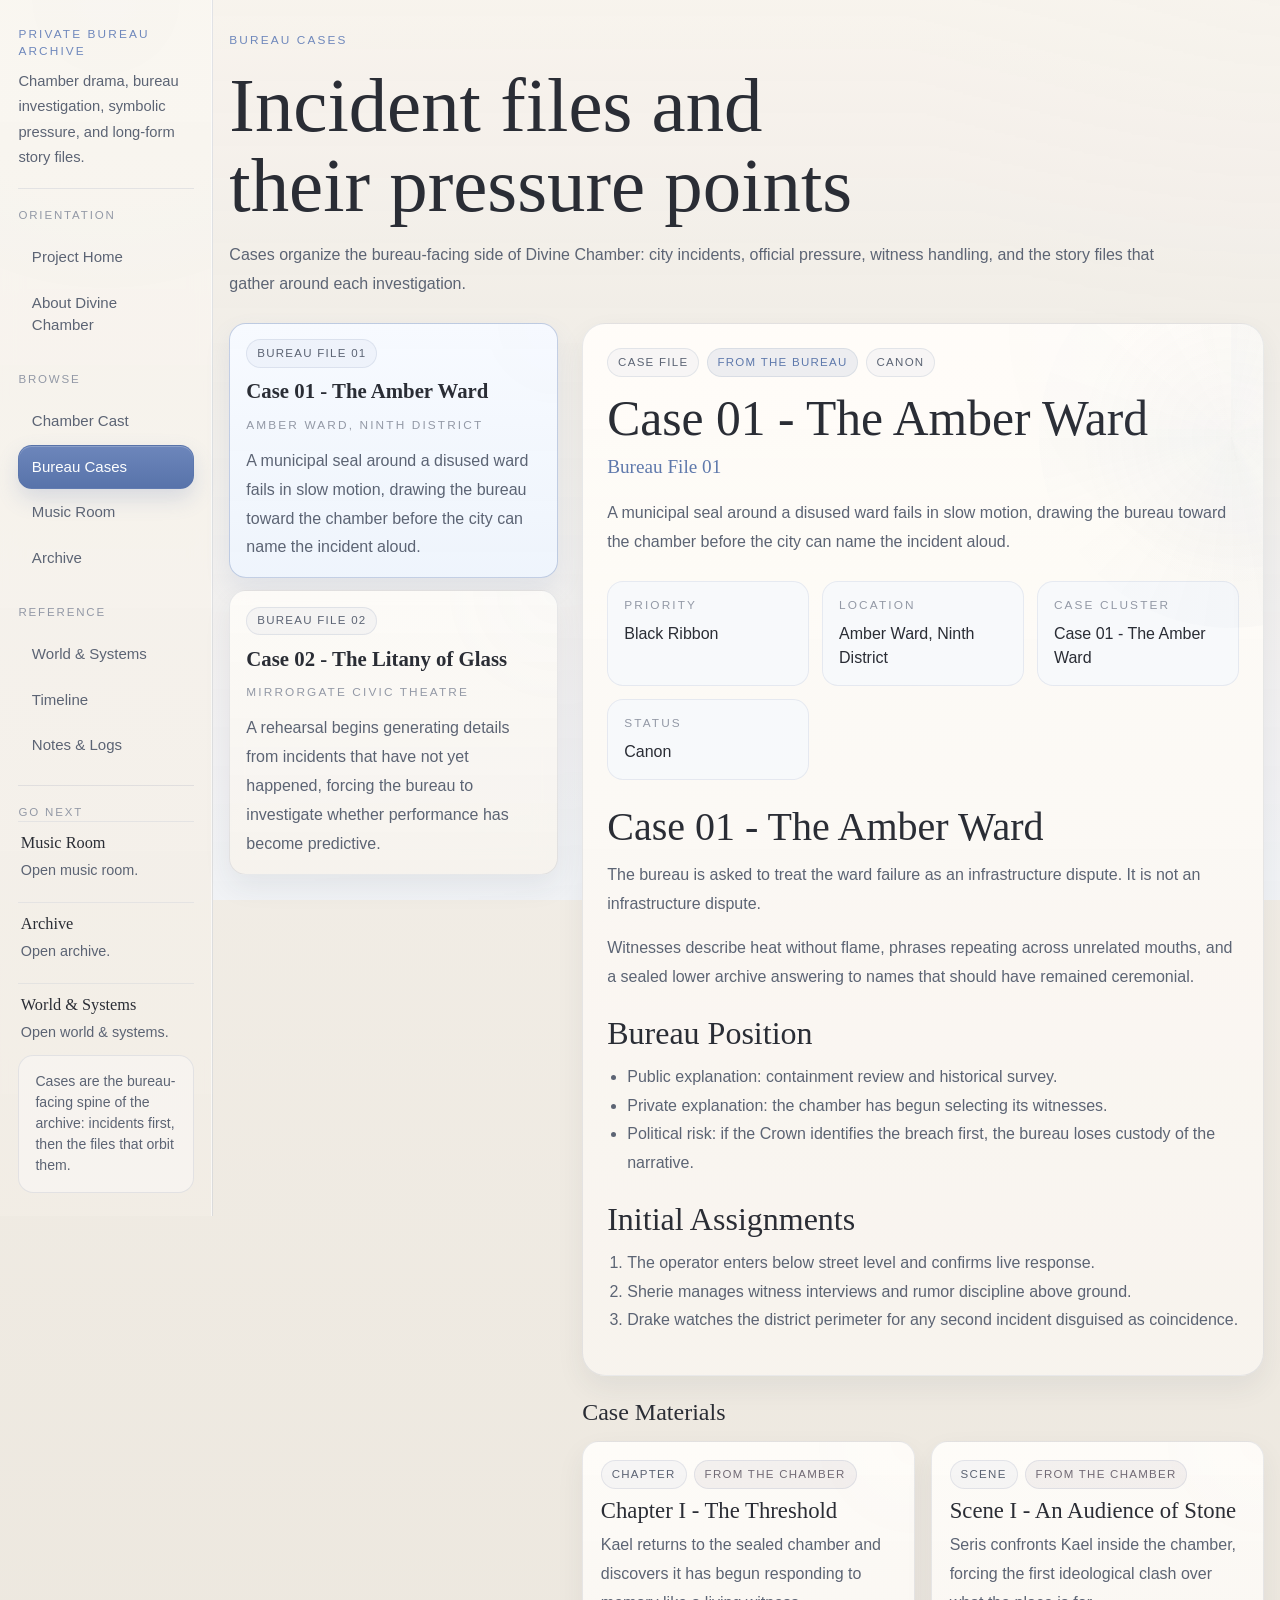
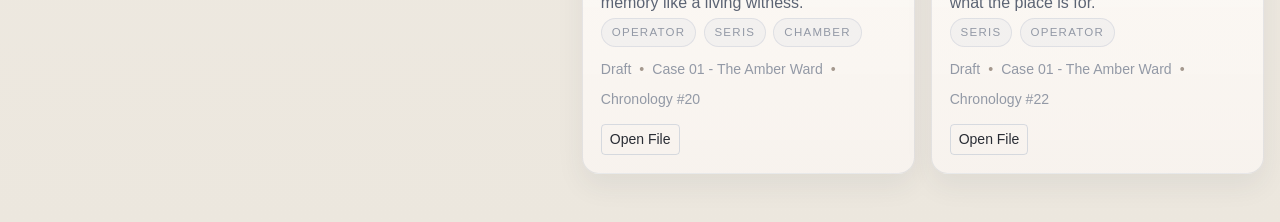
<file: cases.html>
<!doctype html>
<html lang="en" data-bs-theme="light">
  <head>
    <meta charset="UTF-8" />
    <meta name="viewport" content="width=device-width, initial-scale=1.0" />
    <title>Bureau Cases | Divine Chamber</title>
    <meta
      name="description"
      content="Bureau investigations and related file clusters for Divine Chamber."
    />
    <link
      href="https://cdn.jsdelivr.net/npm/bootstrap@5.3.8/dist/css/bootstrap.min.css"
      rel="stylesheet"
      integrity="sha384-sRIl4kxILFvY47J16cr9ZwB07vP4J8+LH7qKQnuqkuIAvNWLzeN8tE5YBujZqJLB"
      crossorigin="anonymous"
    />
    <link rel="stylesheet" href="styles.css" />
  </head>
  <body data-page="cases">
    <div id="mobile-shell"></div>

    <div class="container-fluid px-0 site-shell">
      <div class="row g-0">
        <aside class="col-lg-3 col-xl-2 d-none d-lg-block sidebar-column">
          <div id="sidebar-shell"></div>
        </aside>

        <main class="col-lg-9 col-xl-10 content-column">
          <div class="content-wrap">
            <section class="page-banner">
              <p class="page-kicker">Bureau Cases</p>
              <h1 class="page-title">Incident files and their pressure points</h1>
              <p class="page-copy banner-copy mt-3">
                Cases organize the bureau-facing side of Divine Chamber: city incidents,
                official pressure, witness handling, and the story files that gather around each investigation.
              </p>
            </section>

            <section class="page-section mt-4">
              <div class="row g-4">
                <div class="col-xl-4">
                  <div class="stack-list" id="case-roster"></div>
                </div>
                <div class="col-xl-8">
                  <div class="detail-panel" id="case-detail"></div>
                  <div class="related-section mt-4">
                    <div class="section-subheader">
                      <h2 class="subsection-title">Case Materials</h2>
                    </div>
                    <div class="entry-grid" id="case-related"></div>
                  </div>
                </div>
              </div>
            </section>
          </div>
        </main>
      </div>
    </div>

    <script
      src="https://cdn.jsdelivr.net/npm/bootstrap@5.3.8/dist/js/bootstrap.bundle.min.js"
      integrity="sha384-FKyoEForCGlyvwx9Hj09JcYn3nv7wiPVlz7YYwJrWVcXK/BmnVDxM+D2scQbITxI"
      crossorigin="anonymous"
    ></script>
    <script src="shell.js" defer></script>
    <script src="archive-core.js" defer></script>
    <script src="cases.js" defer></script>
  </body>
</html>
</file>
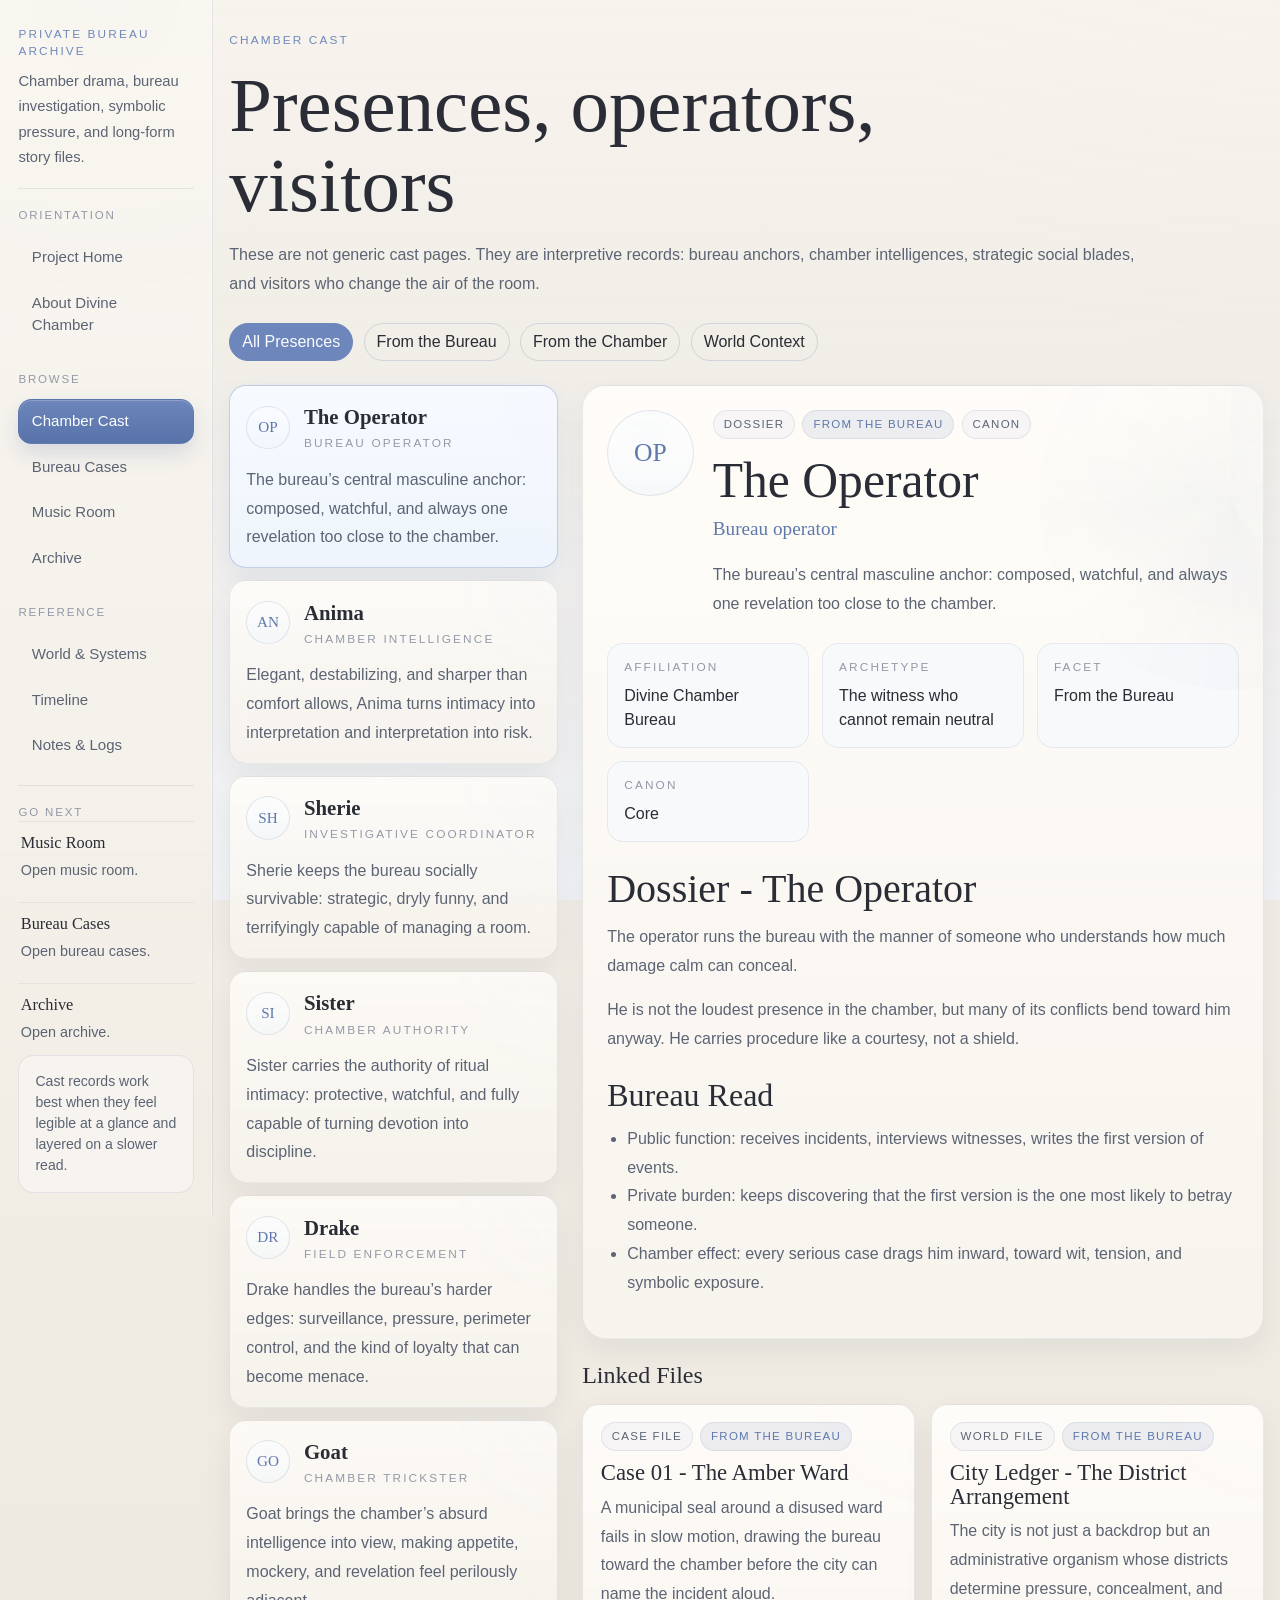
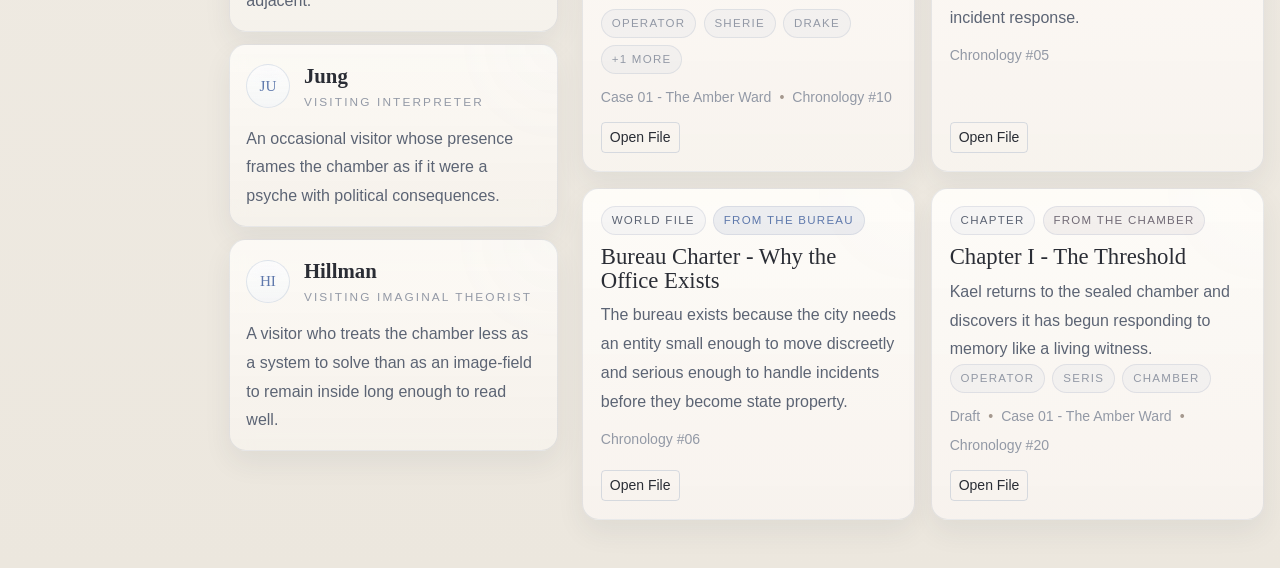
<file: characters.html>
<!doctype html>
<html lang="en" data-bs-theme="light">
  <head>
    <meta charset="UTF-8" />
    <meta name="viewport" content="width=device-width, initial-scale=1.0" />
    <title>Chamber Cast | Divine Chamber</title>
    <meta
      name="description"
      content="The chamber cast and bureau presences of Divine Chamber, presented as interpretive dossiers."
    />
    <link
      href="https://cdn.jsdelivr.net/npm/bootstrap@5.3.8/dist/css/bootstrap.min.css"
      rel="stylesheet"
      integrity="sha384-sRIl4kxILFvY47J16cr9ZwB07vP4J8+LH7qKQnuqkuIAvNWLzeN8tE5YBujZqJLB"
      crossorigin="anonymous"
    />
    <link rel="stylesheet" href="styles.css" />
  </head>
  <body data-page="cast">
    <div id="mobile-shell"></div>

    <div class="container-fluid px-0 site-shell">
      <div class="row g-0">
        <aside class="col-lg-3 col-xl-2 d-none d-lg-block sidebar-column">
          <div id="sidebar-shell"></div>
        </aside>

        <main class="col-lg-9 col-xl-10 content-column">
          <div class="content-wrap">
            <section class="page-banner">
              <p class="page-kicker">Chamber Cast</p>
              <h1 class="page-title">Presences, operators, visitors</h1>
              <p class="page-copy banner-copy mt-3">
                These are not generic cast pages. They are interpretive records: bureau anchors,
                chamber intelligences, strategic social blades, and visitors who change the air of the room.
              </p>
            </section>

            <section class="page-section mt-4">
              <div class="filter-row mb-4" id="cast-filters" aria-label="Filter cast by facet"></div>

              <div class="row g-4">
                <div class="col-xl-4">
                  <div class="stack-list" id="cast-roster"></div>
                </div>
                <div class="col-xl-8">
                  <div class="detail-panel" id="cast-detail"></div>
                  <div class="related-section mt-4">
                    <div class="section-subheader">
                      <h2 class="subsection-title">Linked Files</h2>
                    </div>
                    <div class="entry-grid" id="cast-related"></div>
                  </div>
                </div>
              </div>
            </section>
          </div>
        </main>
      </div>
    </div>

    <script
      src="https://cdn.jsdelivr.net/npm/bootstrap@5.3.8/dist/js/bootstrap.bundle.min.js"
      integrity="sha384-FKyoEForCGlyvwx9Hj09JcYn3nv7wiPVlz7YYwJrWVcXK/BmnVDxM+D2scQbITxI"
      crossorigin="anonymous"
    ></script>
    <script src="shell.js" defer></script>
    <script src="archive-core.js" defer></script>
    <script src="characters.js" defer></script>
  </body>
</html>
</file>
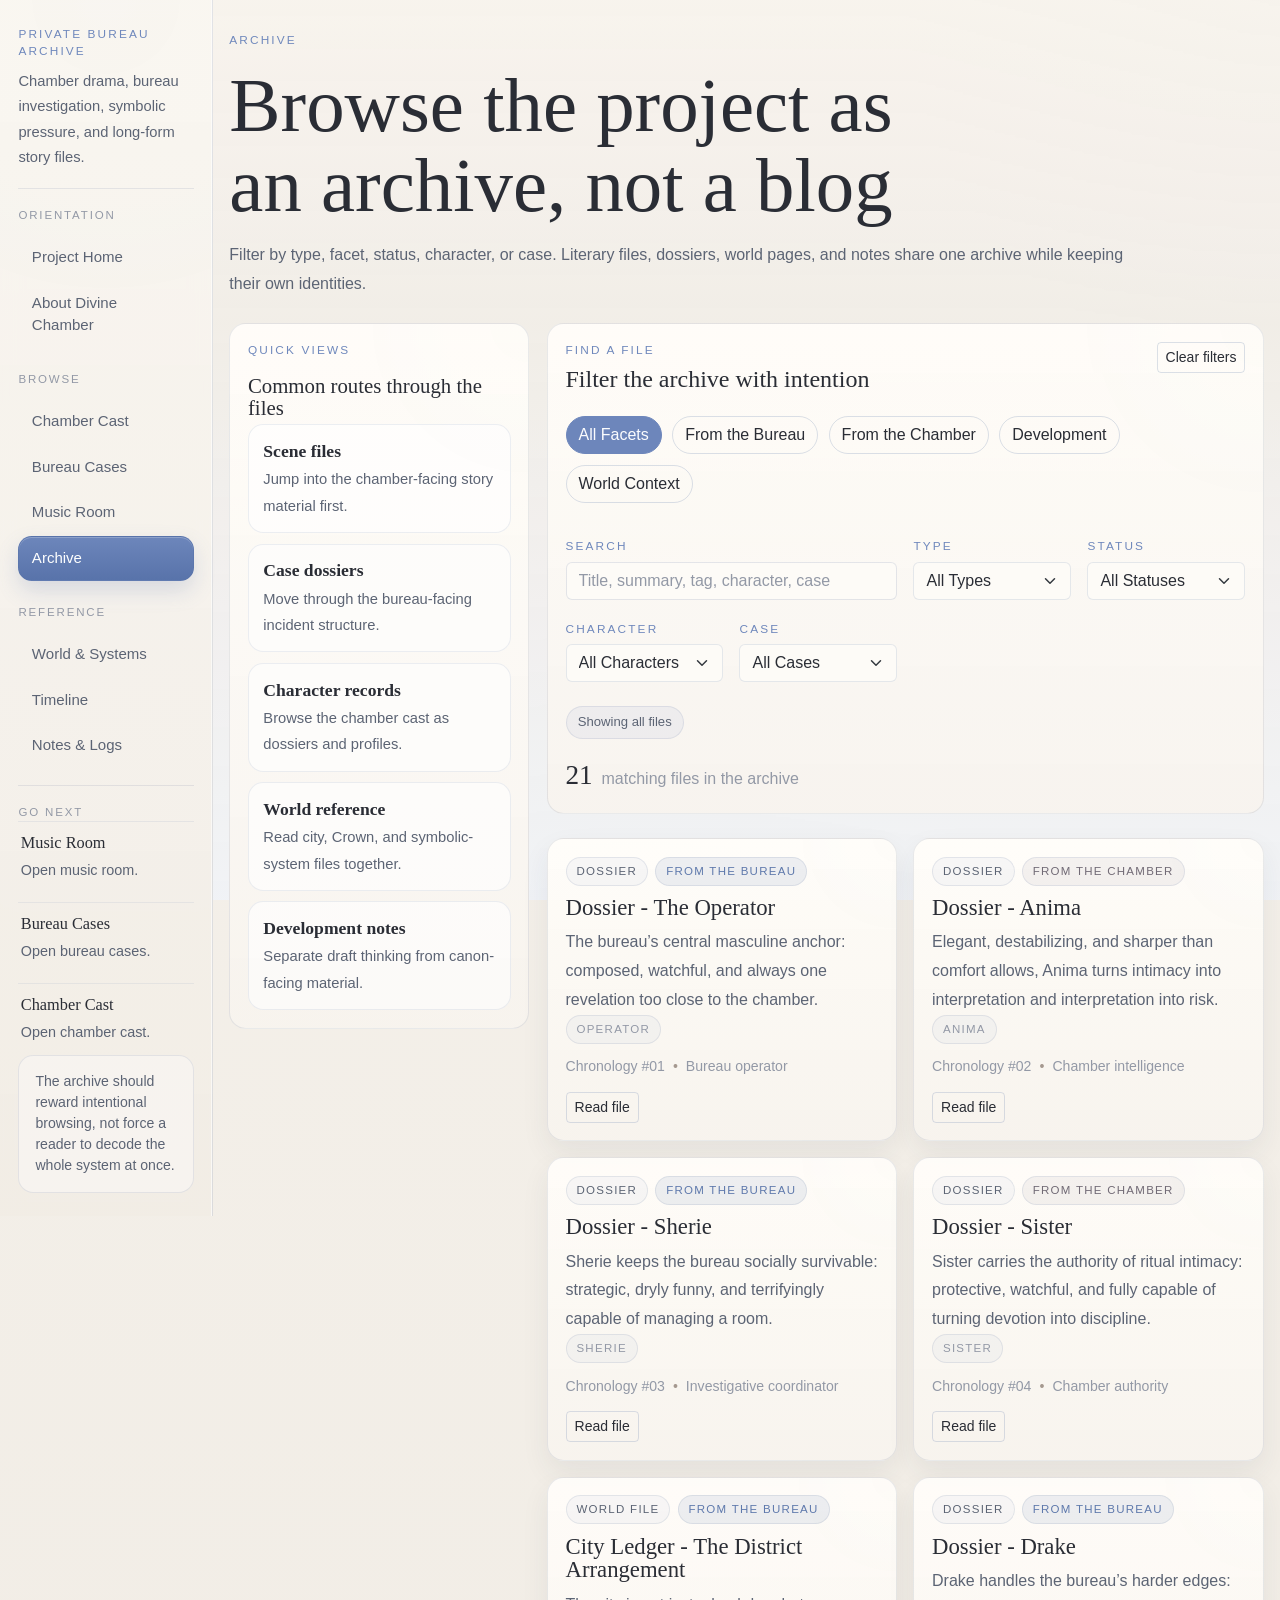
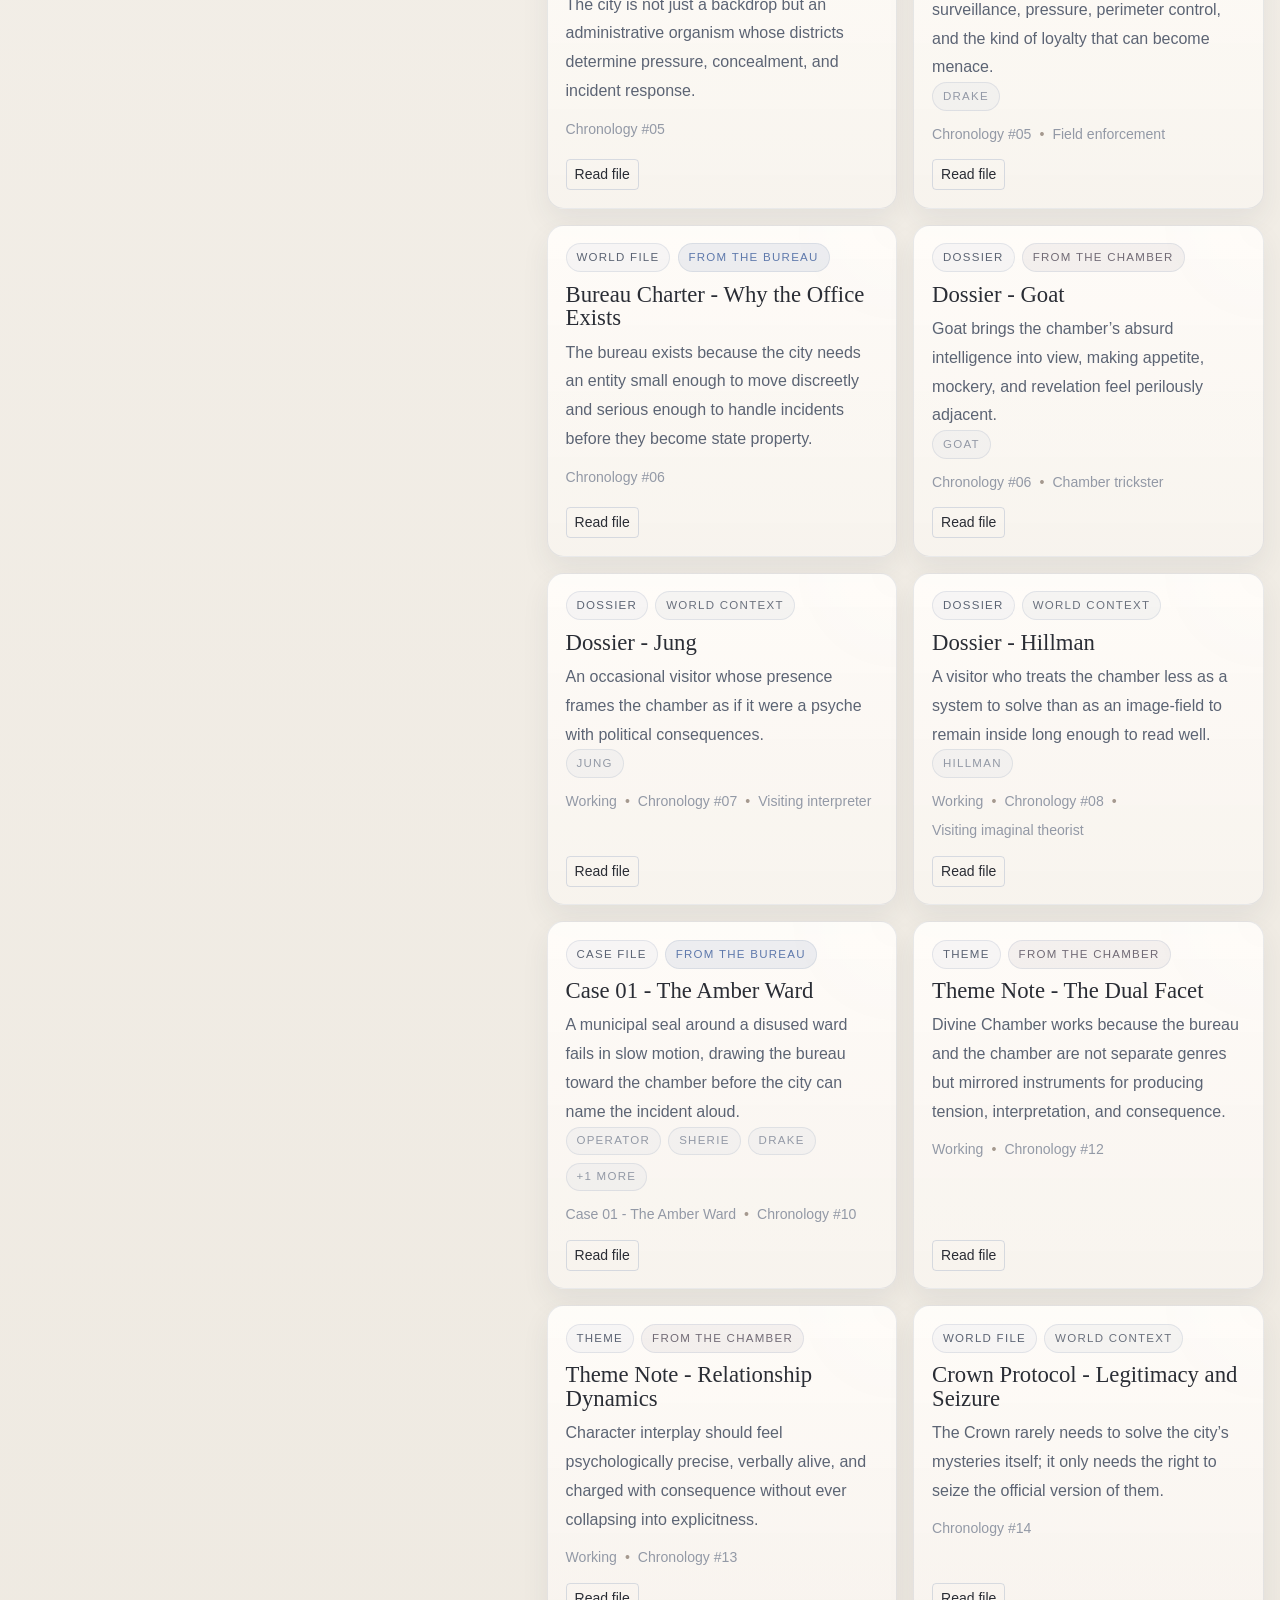
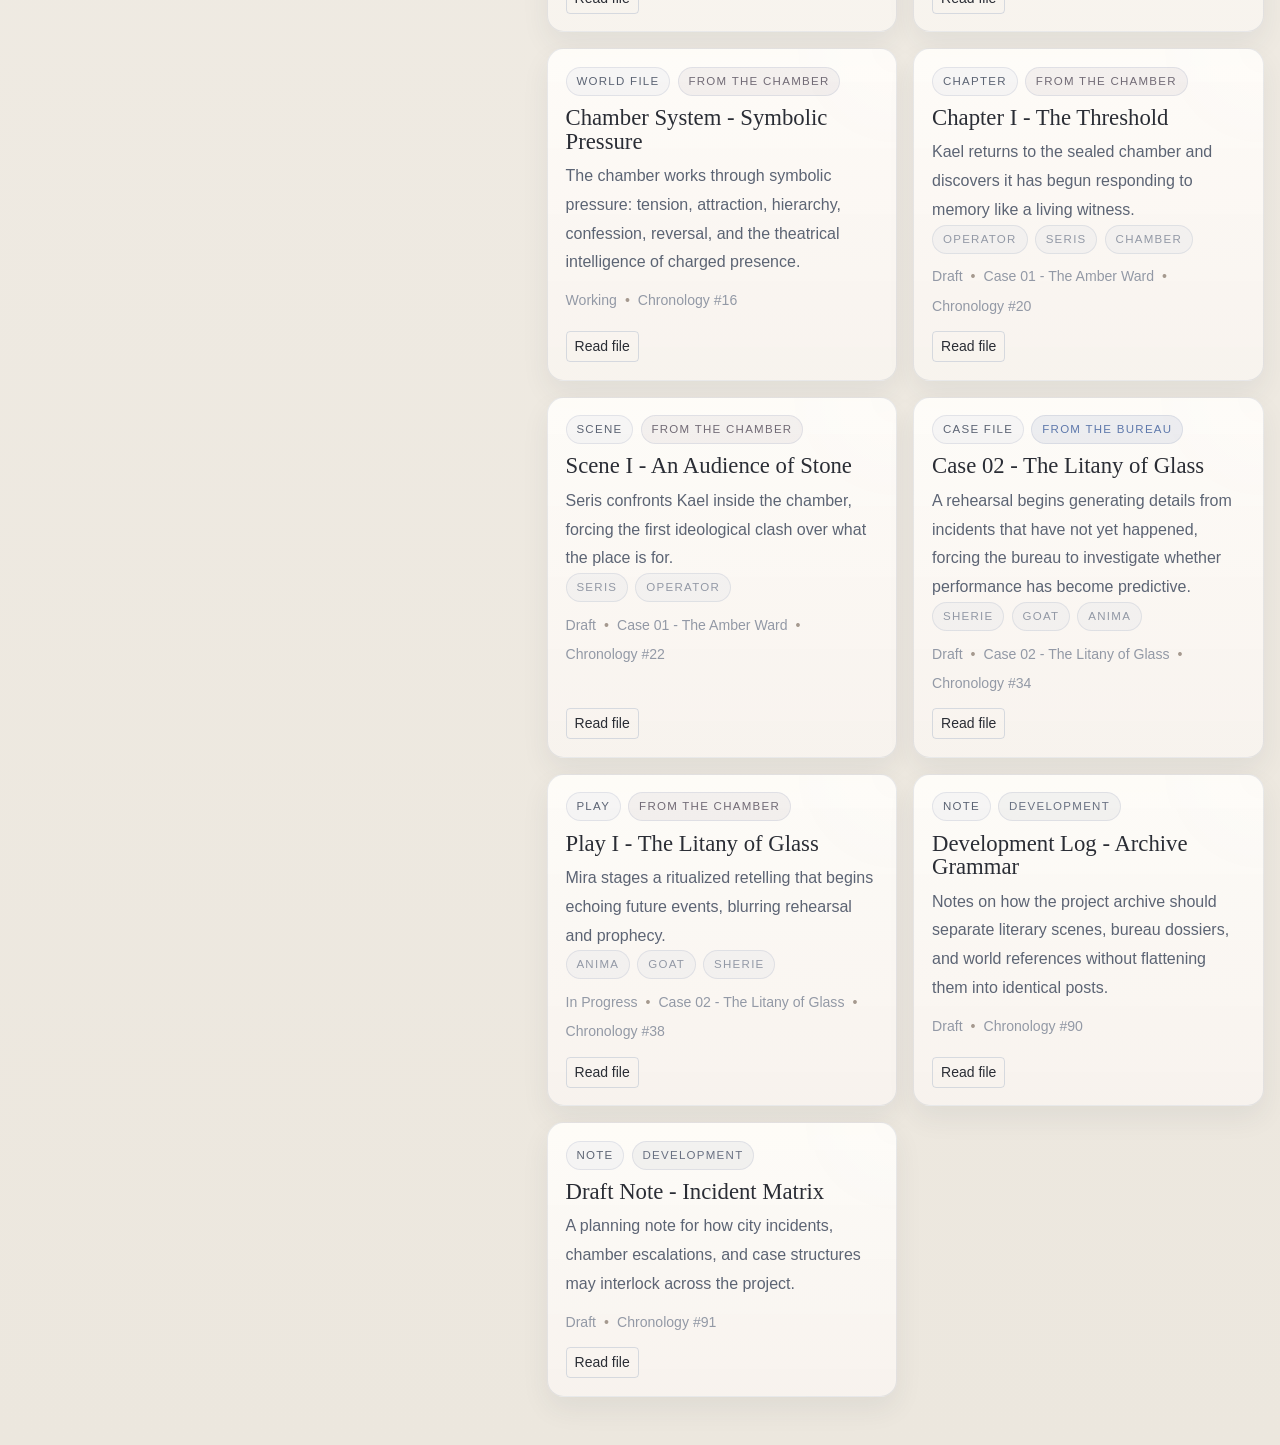
<file: library.html>
<!doctype html>
<html lang="en" data-bs-theme="light">
  <head>
    <meta charset="UTF-8" />
    <meta name="viewport" content="width=device-width, initial-scale=1.0" />
    <title>Archive | Divine Chamber</title>
    <meta
      name="description"
      content="Full archive browser for Divine Chamber with metadata filters and distinct content types."
    />
    <link
      href="https://cdn.jsdelivr.net/npm/bootstrap@5.3.8/dist/css/bootstrap.min.css"
      rel="stylesheet"
      integrity="sha384-sRIl4kxILFvY47J16cr9ZwB07vP4J8+LH7qKQnuqkuIAvNWLzeN8tE5YBujZqJLB"
      crossorigin="anonymous"
    />
    <link rel="stylesheet" href="styles.css" />
  </head>
  <body data-page="archive">
    <div id="mobile-shell"></div>

    <div class="container-fluid px-0 site-shell">
      <div class="row g-0">
        <aside class="col-lg-3 col-xl-2 d-none d-lg-block sidebar-column">
          <div id="sidebar-shell"></div>
        </aside>

        <main class="col-lg-9 col-xl-10 content-column">
          <div class="content-wrap">
            <section class="page-banner">
              <p class="page-kicker">Archive</p>
              <h1 class="page-title">Browse the project as an archive, not a blog</h1>
              <p class="page-copy banner-copy mt-3">
                Filter by type, facet, status, character, or case. Literary files, dossiers,
                world pages, and notes share one archive while keeping their own identities.
              </p>
            </section>

            <section class="page-section mt-4">
              <div class="archive-layout">
                <aside class="archive-sidebar">
                  <div class="paper-panel archive-side-panel">
                    <p class="card-kicker">Quick Views</p>
                    <h2 class="subsection-title archive-side-title">Common routes through the files</h2>
                    <div class="route-list route-list--compact" id="archive-quick-links"></div>
                  </div>
                </aside>

                <div class="archive-main">
                  <div class="paper-panel archive-filter-panel">
                    <div class="filter-toolbar">
                      <div>
                        <p class="card-kicker mb-2">Find a File</p>
                        <h2 class="subsection-title mb-0">Filter the archive with intention</h2>
                      </div>
                      <button class="btn btn-outline-light btn-sm" type="button" id="archive-reset">
                        Clear filters
                      </button>
                    </div>

                    <div class="filter-cluster mt-4">
                      <div class="filter-row" id="archive-facet-filters"></div>
                      <div class="row g-3 mt-1">
                        <div class="col-lg-6">
                          <label class="form-label archive-label" for="archive-search">Search</label>
                          <input
                            class="form-control archive-input"
                            id="archive-search"
                            type="search"
                            placeholder="Title, summary, tag, character, case"
                          />
                        </div>
                        <div class="col-md-6 col-xl-3">
                          <label class="form-label archive-label" for="archive-type">Type</label>
                          <select class="form-select archive-select" id="archive-type"></select>
                        </div>
                        <div class="col-md-6 col-xl-3">
                          <label class="form-label archive-label" for="archive-status">Status</label>
                          <select class="form-select archive-select" id="archive-status"></select>
                        </div>
                        <div class="col-md-6 col-xl-3">
                          <label class="form-label archive-label" for="archive-character">Character</label>
                          <select class="form-select archive-select" id="archive-character"></select>
                        </div>
                        <div class="col-md-6 col-xl-3">
                          <label class="form-label archive-label" for="archive-case">Case</label>
                          <select class="form-select archive-select" id="archive-case"></select>
                        </div>
                      </div>
                    </div>

                    <div class="archive-active mt-4" id="archive-active"></div>
                    <div class="archive-result-line mt-3" id="archive-count"></div>
                  </div>

                  <div class="entry-grid mt-4" id="library-list" aria-live="polite"></div>
                </div>
              </div>
            </section>
          </div>
        </main>
      </div>
    </div>

    <script
      src="https://cdn.jsdelivr.net/npm/bootstrap@5.3.8/dist/js/bootstrap.bundle.min.js"
      integrity="sha384-FKyoEForCGlyvwx9Hj09JcYn3nv7wiPVlz7YYwJrWVcXK/BmnVDxM+D2scQbITxI"
      crossorigin="anonymous"
    ></script>
    <script src="shell.js" defer></script>
    <script src="archive-core.js" defer></script>
    <script src="library.js" defer></script>
  </body>
</html>
</file>
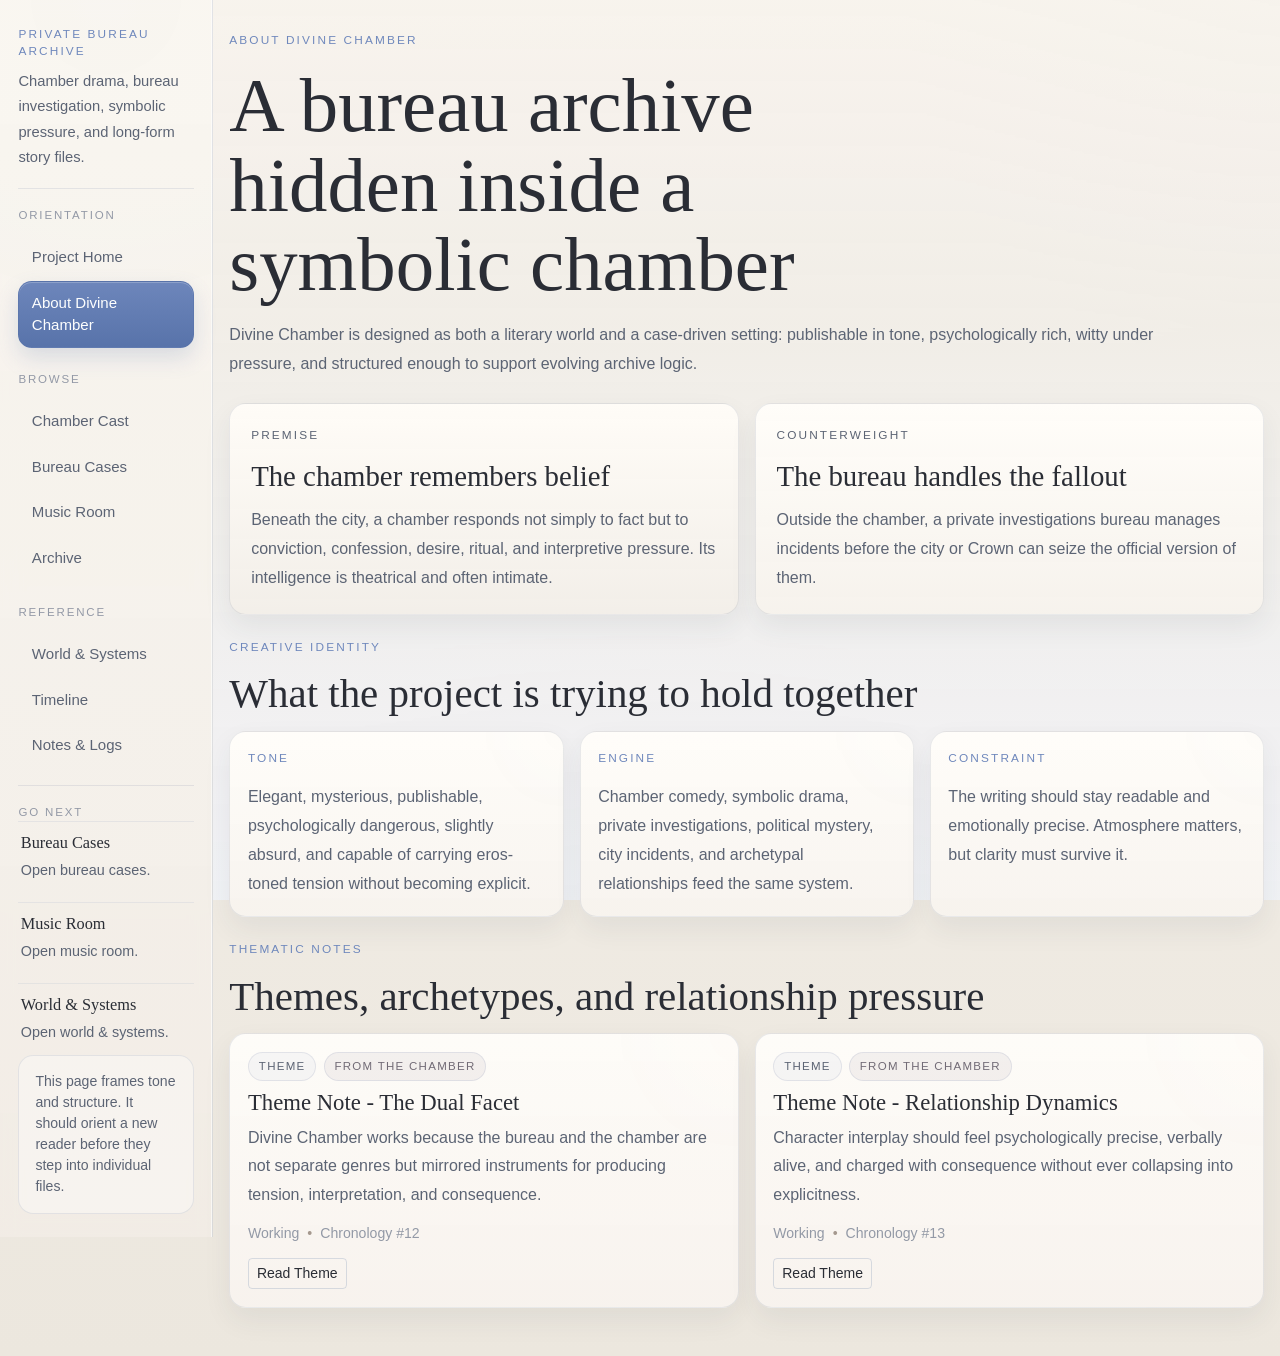
<file: narrative.html>
<!doctype html>
<html lang="en" data-bs-theme="light">
  <head>
    <meta charset="UTF-8" />
    <meta name="viewport" content="width=device-width, initial-scale=1.0" />
    <title>About Divine Chamber</title>
    <meta
      name="description"
      content="About Divine Chamber: premise, dual structure, tone, themes, and chamber-bureau logic."
    />
    <link
      href="https://cdn.jsdelivr.net/npm/bootstrap@5.3.8/dist/css/bootstrap.min.css"
      rel="stylesheet"
      integrity="sha384-sRIl4kxILFvY47J16cr9ZwB07vP4J8+LH7qKQnuqkuIAvNWLzeN8tE5YBujZqJLB"
      crossorigin="anonymous"
    />
    <link rel="stylesheet" href="styles.css" />
  </head>
  <body data-page="about">
    <div id="mobile-shell"></div>

    <div class="container-fluid px-0 site-shell">
      <div class="row g-0">
        <aside class="col-lg-3 col-xl-2 d-none d-lg-block sidebar-column">
          <div id="sidebar-shell"></div>
        </aside>

        <main class="col-lg-9 col-xl-10 content-column">
          <div class="content-wrap">
            <section class="page-banner">
              <p class="page-kicker">About Divine Chamber</p>
              <h1 class="page-title">A bureau archive hidden inside a symbolic chamber</h1>
              <p class="page-copy banner-copy mt-3">
                Divine Chamber is designed as both a literary world and a case-driven setting:
                publishable in tone, psychologically rich, witty under pressure, and structured
                enough to support evolving archive logic.
              </p>
            </section>

            <section class="page-section mt-4">
              <div class="dual-grid">
                <article class="feature-panel feature-panel--chamber">
                  <p class="card-kicker">Premise</p>
                  <h2 class="feature-title">The chamber remembers belief</h2>
                  <p class="page-copy mb-0">
                    Beneath the city, a chamber responds not simply to fact but to conviction,
                    confession, desire, ritual, and interpretive pressure. Its intelligence is
                    theatrical and often intimate.
                  </p>
                </article>

                <article class="feature-panel feature-panel--bureau">
                  <p class="card-kicker">Counterweight</p>
                  <h2 class="feature-title">The bureau handles the fallout</h2>
                  <p class="page-copy mb-0">
                    Outside the chamber, a private investigations bureau manages incidents before
                    the city or Crown can seize the official version of them.
                  </p>
                </article>
              </div>
            </section>

            <section class="page-section mt-4">
              <div class="section-header">
                <p class="page-kicker">Creative Identity</p>
                <h2 class="section-title">What the project is trying to hold together</h2>
              </div>

              <div class="entry-grid entry-grid--wide">
                <article class="paper-panel">
                  <p class="card-kicker">Tone</p>
                  <p class="page-copy mb-0">
                    Elegant, mysterious, publishable, psychologically dangerous, slightly absurd,
                    and capable of carrying eros-toned tension without becoming explicit.
                  </p>
                </article>
                <article class="paper-panel">
                  <p class="card-kicker">Engine</p>
                  <p class="page-copy mb-0">
                    Chamber comedy, symbolic drama, private investigations, political mystery,
                    city incidents, and archetypal relationships feed the same system.
                  </p>
                </article>
                <article class="paper-panel">
                  <p class="card-kicker">Constraint</p>
                  <p class="page-copy mb-0">
                    The writing should stay readable and emotionally precise. Atmosphere matters,
                    but clarity must survive it.
                  </p>
                </article>
              </div>
            </section>

            <section class="page-section mt-4">
              <div class="section-header">
                <p class="page-kicker">Thematic Notes</p>
                <h2 class="section-title">Themes, archetypes, and relationship pressure</h2>
              </div>
              <div class="entry-grid" id="about-themes"></div>
            </section>
          </div>
        </main>
      </div>
    </div>

    <script
      src="https://cdn.jsdelivr.net/npm/bootstrap@5.3.8/dist/js/bootstrap.bundle.min.js"
      integrity="sha384-FKyoEForCGlyvwx9Hj09JcYn3nv7wiPVlz7YYwJrWVcXK/BmnVDxM+D2scQbITxI"
      crossorigin="anonymous"
    ></script>
    <script src="shell.js" defer></script>
    <script src="archive-core.js" defer></script>
    <script src="about.js" defer></script>
  </body>
</html>
</file>
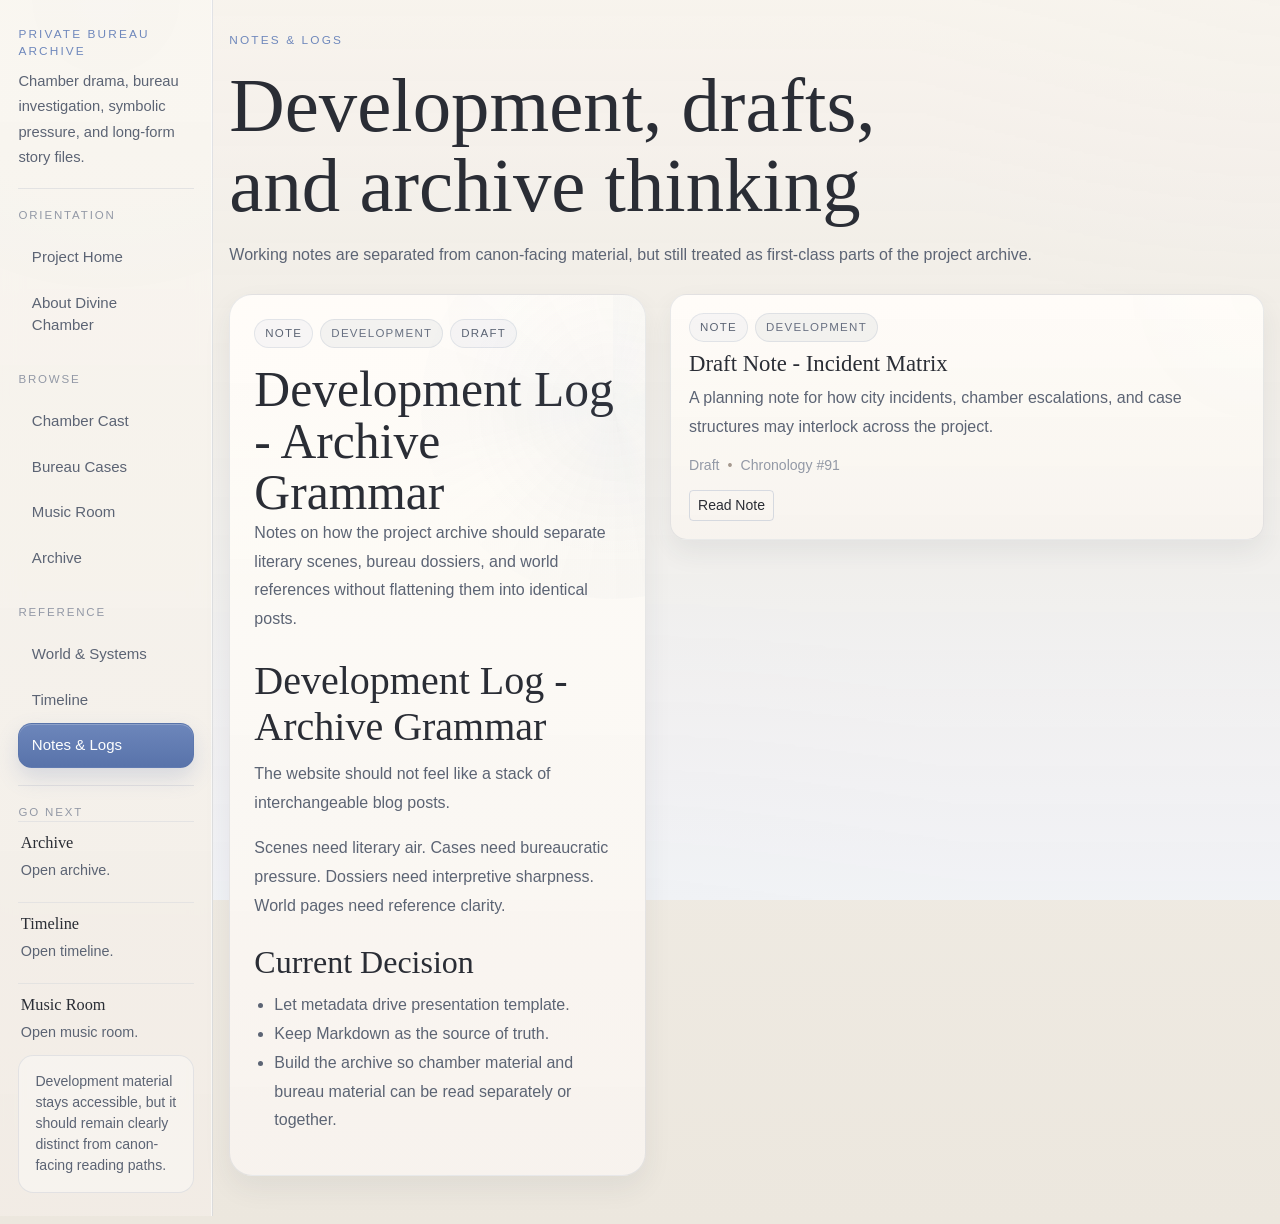
<file: notes.html>
<!doctype html>
<html lang="en" data-bs-theme="light">
  <head>
    <meta charset="UTF-8" />
    <meta name="viewport" content="width=device-width, initial-scale=1.0" />
    <title>Notes & Logs | Divine Chamber</title>
    <meta
      name="description"
      content="Development notes, drafts, and project logs for Divine Chamber."
    />
    <link
      href="https://cdn.jsdelivr.net/npm/bootstrap@5.3.8/dist/css/bootstrap.min.css"
      rel="stylesheet"
      integrity="sha384-sRIl4kxILFvY47J16cr9ZwB07vP4J8+LH7qKQnuqkuIAvNWLzeN8tE5YBujZqJLB"
      crossorigin="anonymous"
    />
    <link rel="stylesheet" href="styles.css" />
  </head>
  <body data-page="notes">
    <div id="mobile-shell"></div>

    <div class="container-fluid px-0 site-shell">
      <div class="row g-0">
        <aside class="col-lg-3 col-xl-2 d-none d-lg-block sidebar-column">
          <div id="sidebar-shell"></div>
        </aside>

        <main class="col-lg-9 col-xl-10 content-column">
          <div class="content-wrap">
            <section class="page-banner">
              <p class="page-kicker">Notes & Logs</p>
              <h1 class="page-title">Development, drafts, and archive thinking</h1>
              <p class="page-copy banner-copy mt-3">
                Working notes are separated from canon-facing material, but still treated
                as first-class parts of the project archive.
              </p>
            </section>

            <section class="page-section mt-4">
              <div class="row g-4">
                <div class="col-xl-5">
                  <div class="detail-panel" id="notes-featured"></div>
                </div>
                <div class="col-xl-7">
                  <div class="entry-grid" id="notes-list"></div>
                </div>
              </div>
            </section>
          </div>
        </main>
      </div>
    </div>

    <script
      src="https://cdn.jsdelivr.net/npm/bootstrap@5.3.8/dist/js/bootstrap.bundle.min.js"
      integrity="sha384-FKyoEForCGlyvwx9Hj09JcYn3nv7wiPVlz7YYwJrWVcXK/BmnVDxM+D2scQbITxI"
      crossorigin="anonymous"
    ></script>
    <script src="shell.js" defer></script>
    <script src="archive-core.js" defer></script>
    <script src="notes.js" defer></script>
  </body>
</html>
</file>
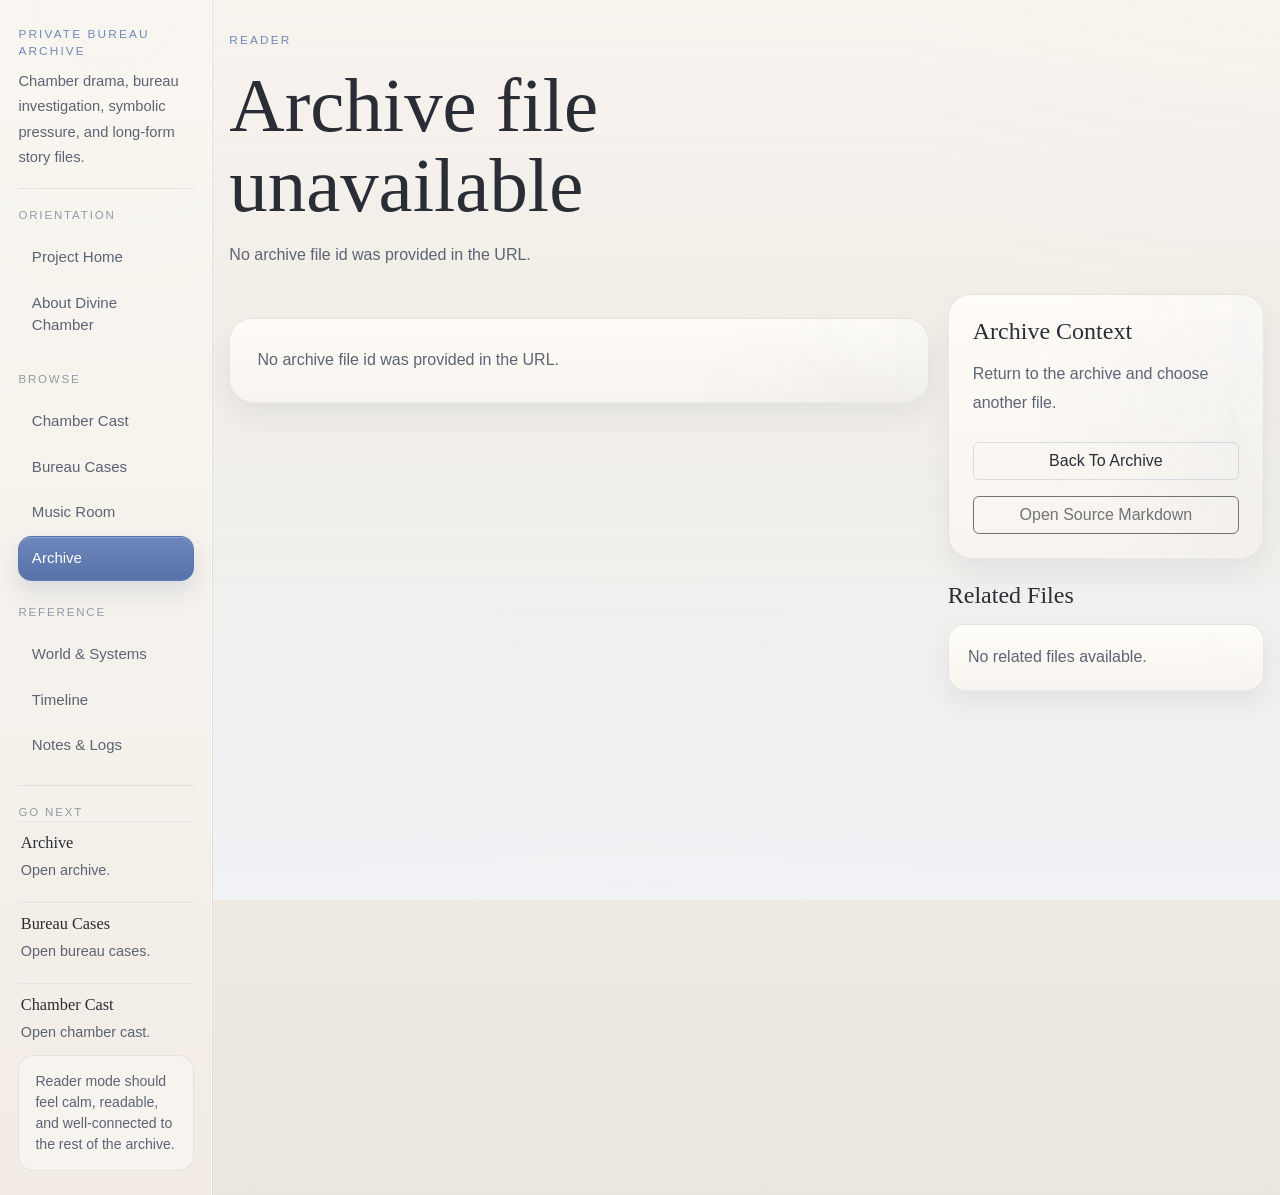
<file: reader.html>
<!doctype html>
<html lang="en" data-bs-theme="light">
  <head>
    <meta charset="UTF-8" />
    <meta name="viewport" content="width=device-width, initial-scale=1.0" />
    <title>Reader | Divine Chamber</title>
    <meta
      name="description"
      content="Reader page for Divine Chamber archive entries loaded from Markdown."
    />
    <link
      href="https://cdn.jsdelivr.net/npm/bootstrap@5.3.8/dist/css/bootstrap.min.css"
      rel="stylesheet"
      integrity="sha384-sRIl4kxILFvY47J16cr9ZwB07vP4J8+LH7qKQnuqkuIAvNWLzeN8tE5YBujZqJLB"
      crossorigin="anonymous"
    />
    <link rel="stylesheet" href="styles.css" />
  </head>
  <body data-page="reader">
    <div id="mobile-shell"></div>

    <div class="container-fluid px-0 site-shell">
      <div class="row g-0">
        <aside class="col-lg-3 col-xl-2 d-none d-lg-block sidebar-column">
          <div id="sidebar-shell"></div>
        </aside>

        <main class="col-lg-9 col-xl-10 content-column">
          <div class="content-wrap">
            <section class="page-banner">
              <p class="page-kicker" id="reader-kind">Reader</p>
              <h1 class="page-title" id="reader-title">Loading archive file</h1>
              <p class="page-copy banner-copy mt-3" id="reader-summary">
                Pulling file metadata and source text from the archive manifest.
              </p>
            </section>

            <section class="page-section mt-4">
              <div class="reader-layout" id="reader-layout">
                <div class="reader-main">
                  <div class="record-strip" id="reader-meta"></div>
                  <div class="record-grid" id="reader-record"></div>
                  <article class="reader-card mt-4" id="reader-card">
                    <div class="markdown-body" id="reader-body">
                      <p class="page-copy mb-0">Loading file text.</p>
                    </div>
                  </article>
                  <div class="reader-nav mt-4" id="reader-nav"></div>
                </div>

                <aside class="reader-side">
                  <div class="detail-panel">
                    <div class="section-subheader">
                      <h2 class="subsection-title">Archive Context</h2>
                    </div>
                    <div id="reader-context"></div>
                    <div class="mt-4">
                      <a class="btn btn-outline-light w-100" href="library.html">Back To Archive</a>
                    </div>
                    <div class="mt-3">
                      <a class="btn btn-brass w-100" href="#" id="reader-source-link" target="_blank" rel="noreferrer">
                        Open Source Markdown
                      </a>
                    </div>
                  </div>

                  <div class="related-section mt-4">
                    <div class="section-subheader">
                      <h2 class="subsection-title">Related Files</h2>
                    </div>
                    <div class="entry-grid" id="related-list"></div>
                  </div>
                </aside>
              </div>
            </section>
          </div>
        </main>
      </div>
    </div>

    <script
      src="https://cdn.jsdelivr.net/npm/bootstrap@5.3.8/dist/js/bootstrap.bundle.min.js"
      integrity="sha384-FKyoEForCGlyvwx9Hj09JcYn3nv7wiPVlz7YYwJrWVcXK/BmnVDxM+D2scQbITxI"
      crossorigin="anonymous"
    ></script>
    <script src="shell.js" defer></script>
    <script src="archive-core.js" defer></script>
    <script src="reader.js" defer></script>
  </body>
</html>
</file>
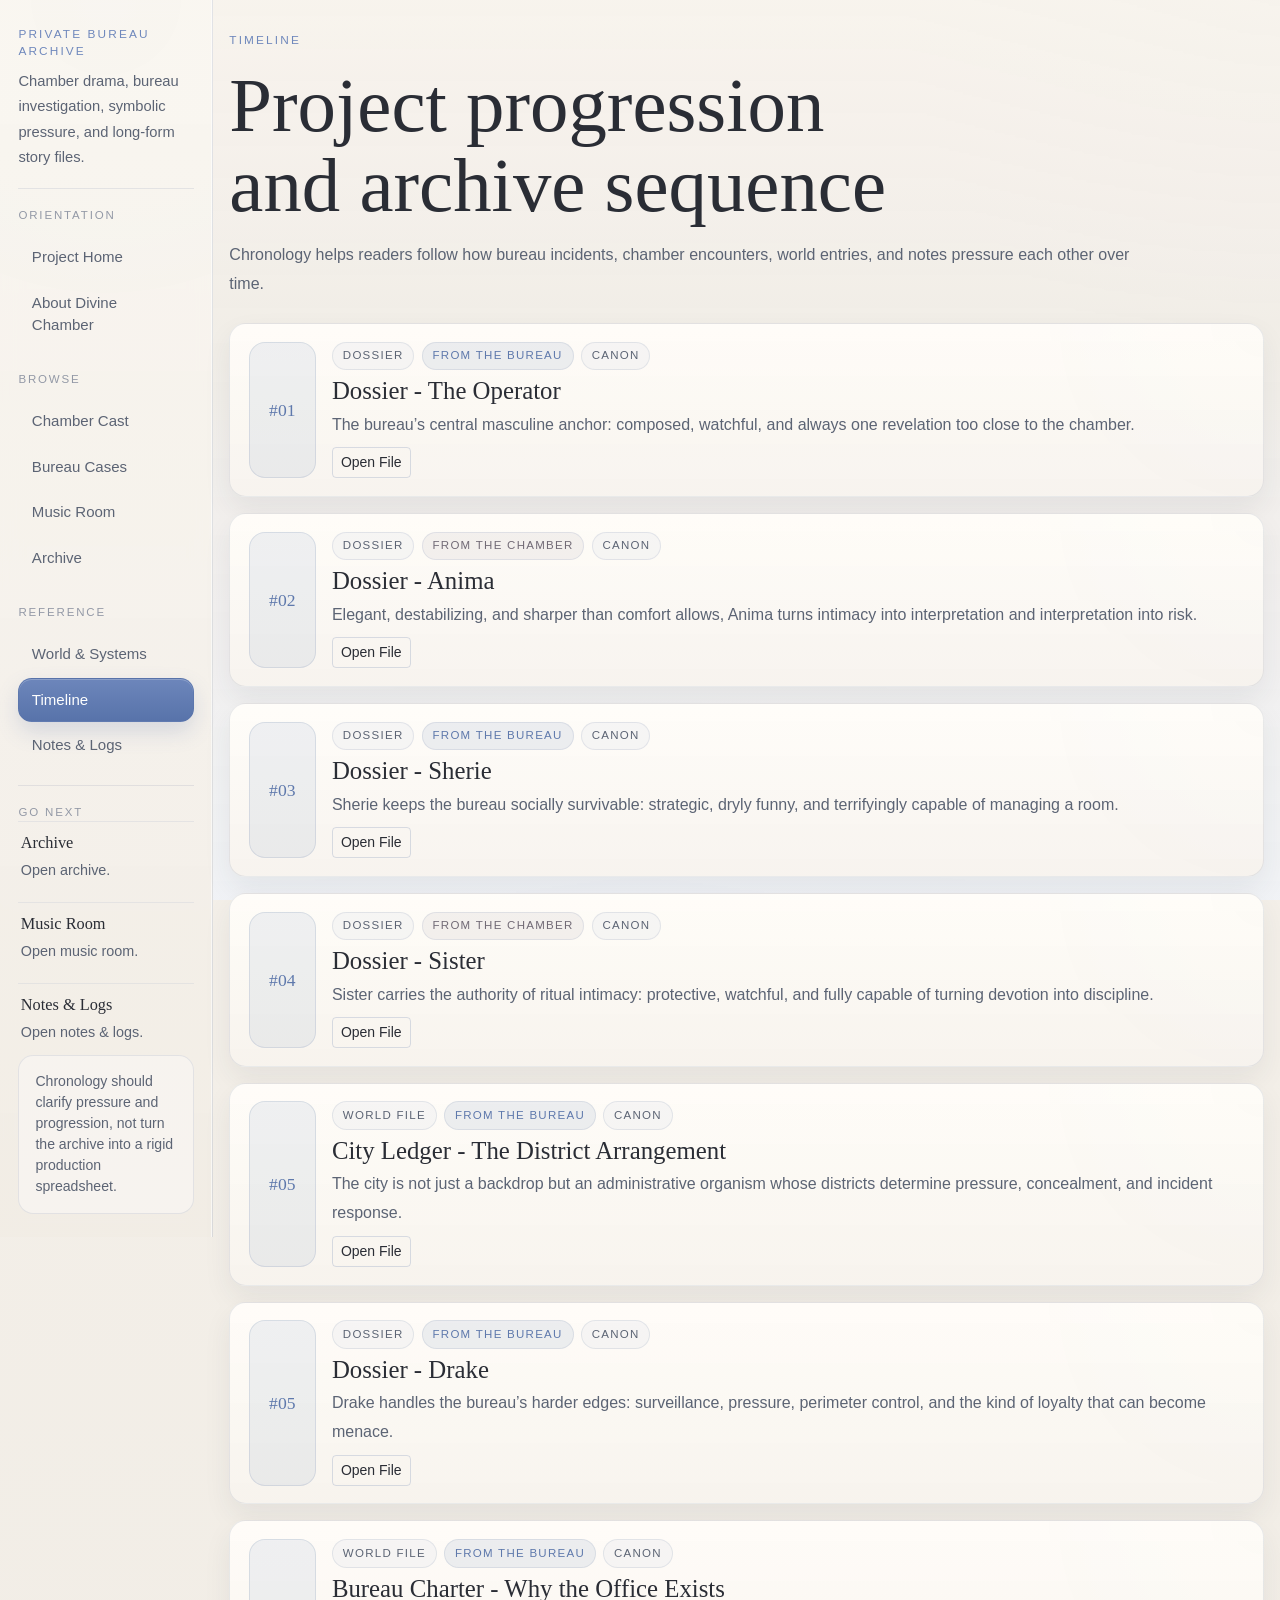
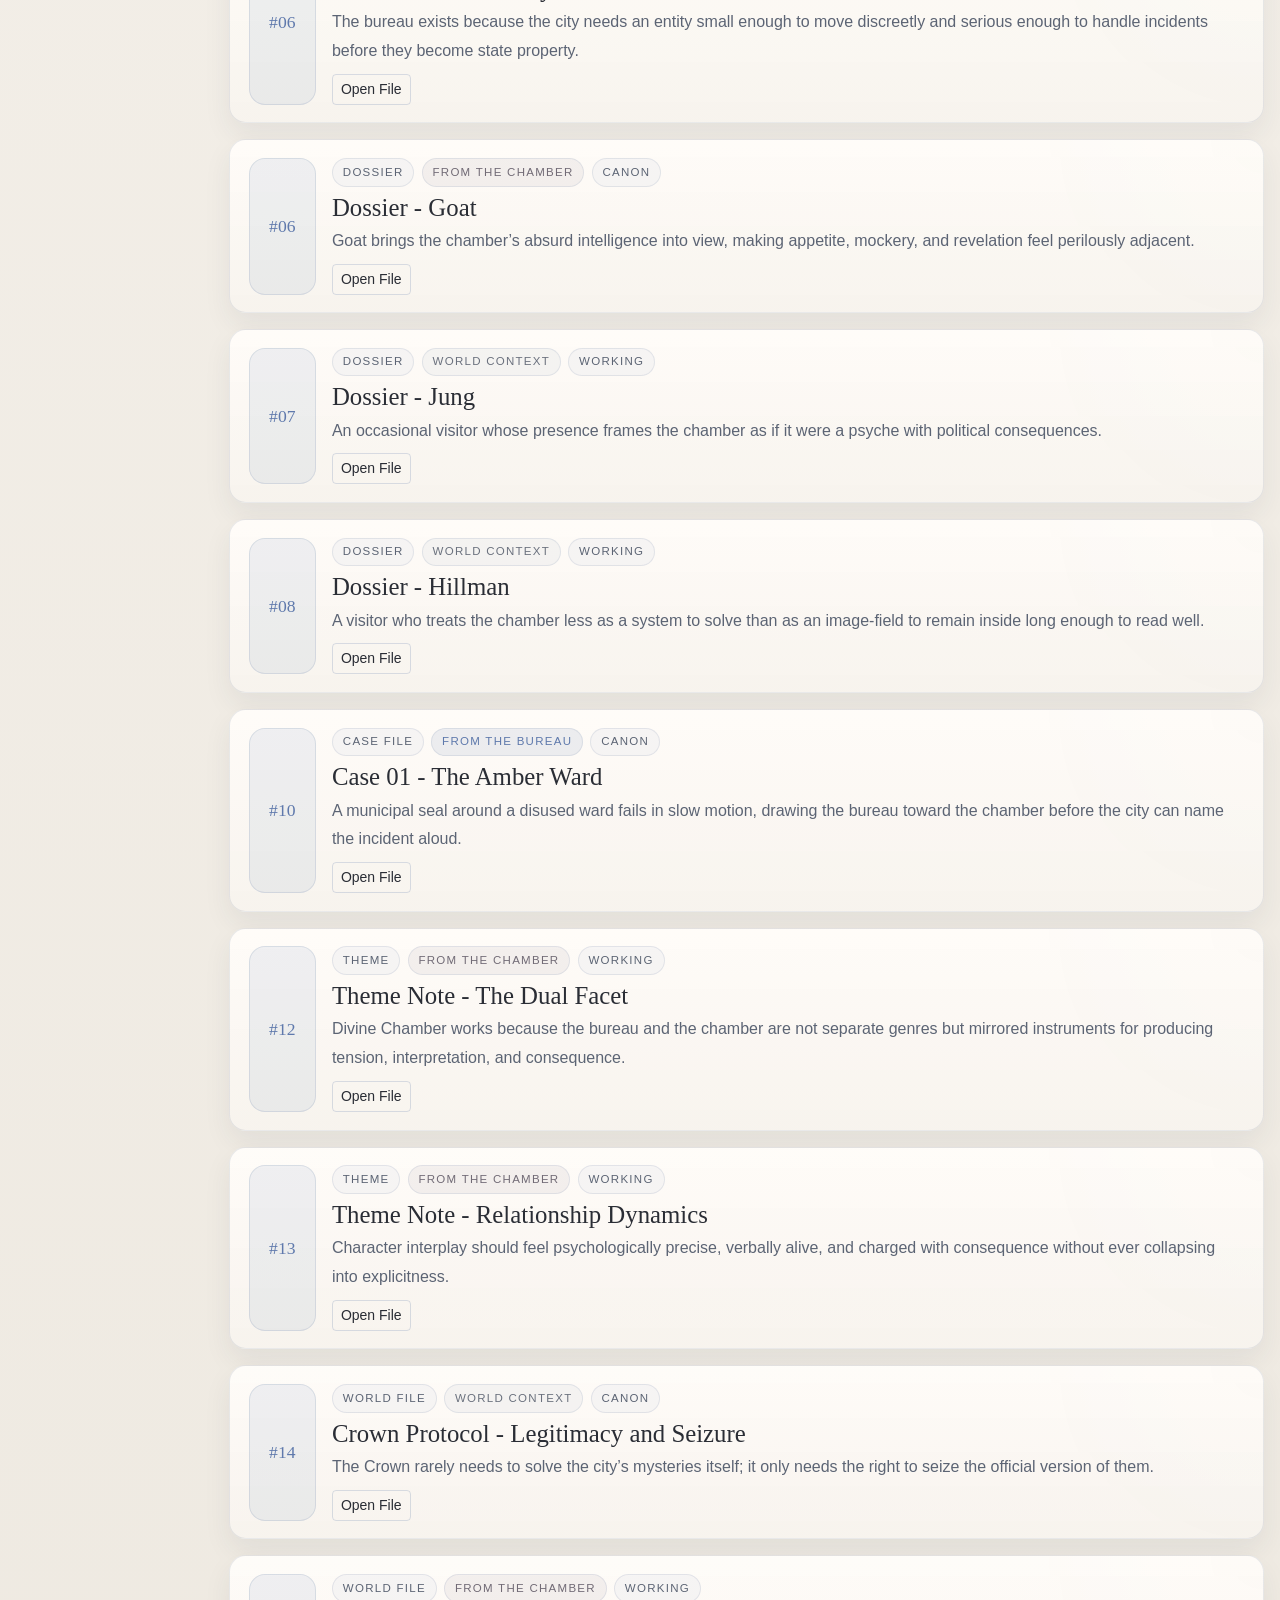
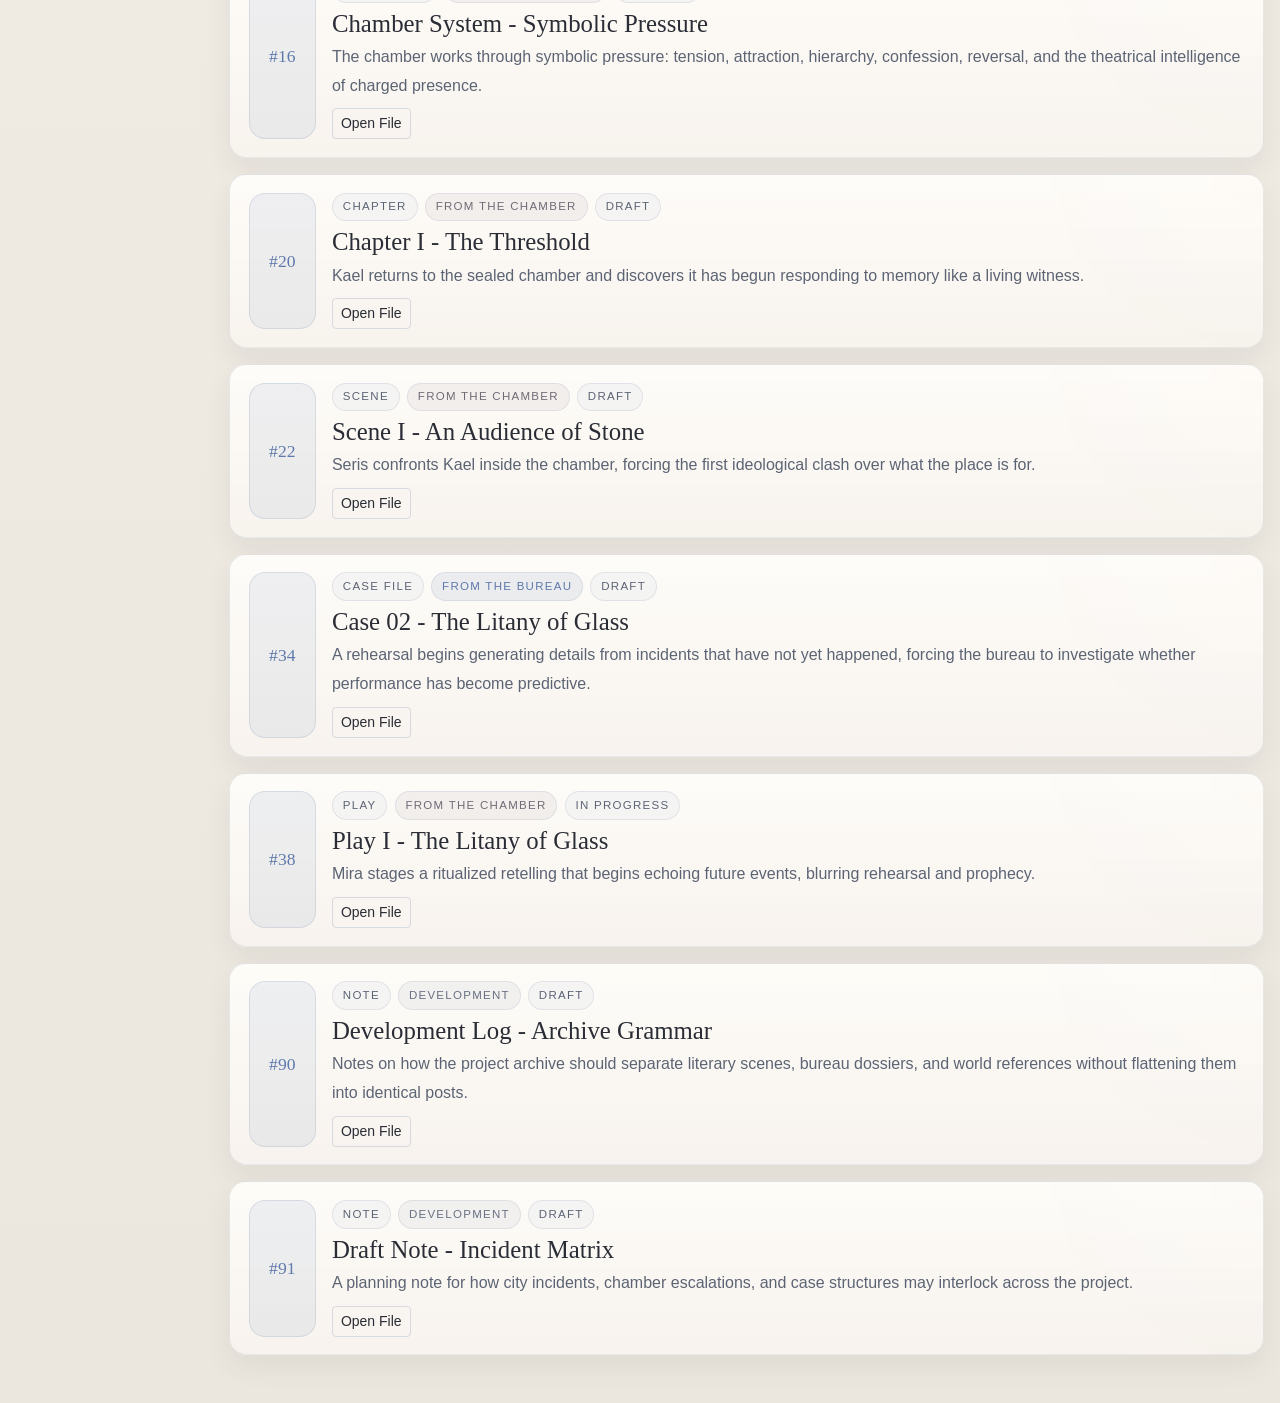
<file: timeline.html>
<!doctype html>
<html lang="en" data-bs-theme="light">
  <head>
    <meta charset="UTF-8" />
    <meta name="viewport" content="width=device-width, initial-scale=1.0" />
    <title>Timeline | Divine Chamber</title>
    <meta
      name="description"
      content="Chronology and progression view for the Divine Chamber archive."
    />
    <link
      href="https://cdn.jsdelivr.net/npm/bootstrap@5.3.8/dist/css/bootstrap.min.css"
      rel="stylesheet"
      integrity="sha384-sRIl4kxILFvY47J16cr9ZwB07vP4J8+LH7qKQnuqkuIAvNWLzeN8tE5YBujZqJLB"
      crossorigin="anonymous"
    />
    <link rel="stylesheet" href="styles.css" />
  </head>
  <body data-page="timeline">
    <div id="mobile-shell"></div>

    <div class="container-fluid px-0 site-shell">
      <div class="row g-0">
        <aside class="col-lg-3 col-xl-2 d-none d-lg-block sidebar-column">
          <div id="sidebar-shell"></div>
        </aside>

        <main class="col-lg-9 col-xl-10 content-column">
          <div class="content-wrap">
            <section class="page-banner">
              <p class="page-kicker">Timeline</p>
              <h1 class="page-title">Project progression and archive sequence</h1>
              <p class="page-copy banner-copy mt-3">
                Chronology helps readers follow how bureau incidents, chamber encounters,
                world entries, and notes pressure each other over time.
              </p>
            </section>

            <section class="page-section mt-4">
              <div class="timeline-list" id="timeline-list"></div>
            </section>
          </div>
        </main>
      </div>
    </div>

    <script
      src="https://cdn.jsdelivr.net/npm/bootstrap@5.3.8/dist/js/bootstrap.bundle.min.js"
      integrity="sha384-FKyoEForCGlyvwx9Hj09JcYn3nv7wiPVlz7YYwJrWVcXK/BmnVDxM+D2scQbITxI"
      crossorigin="anonymous"
    ></script>
    <script src="shell.js" defer></script>
    <script src="archive-core.js" defer></script>
    <script src="timeline.js" defer></script>
  </body>
</html>
</file>
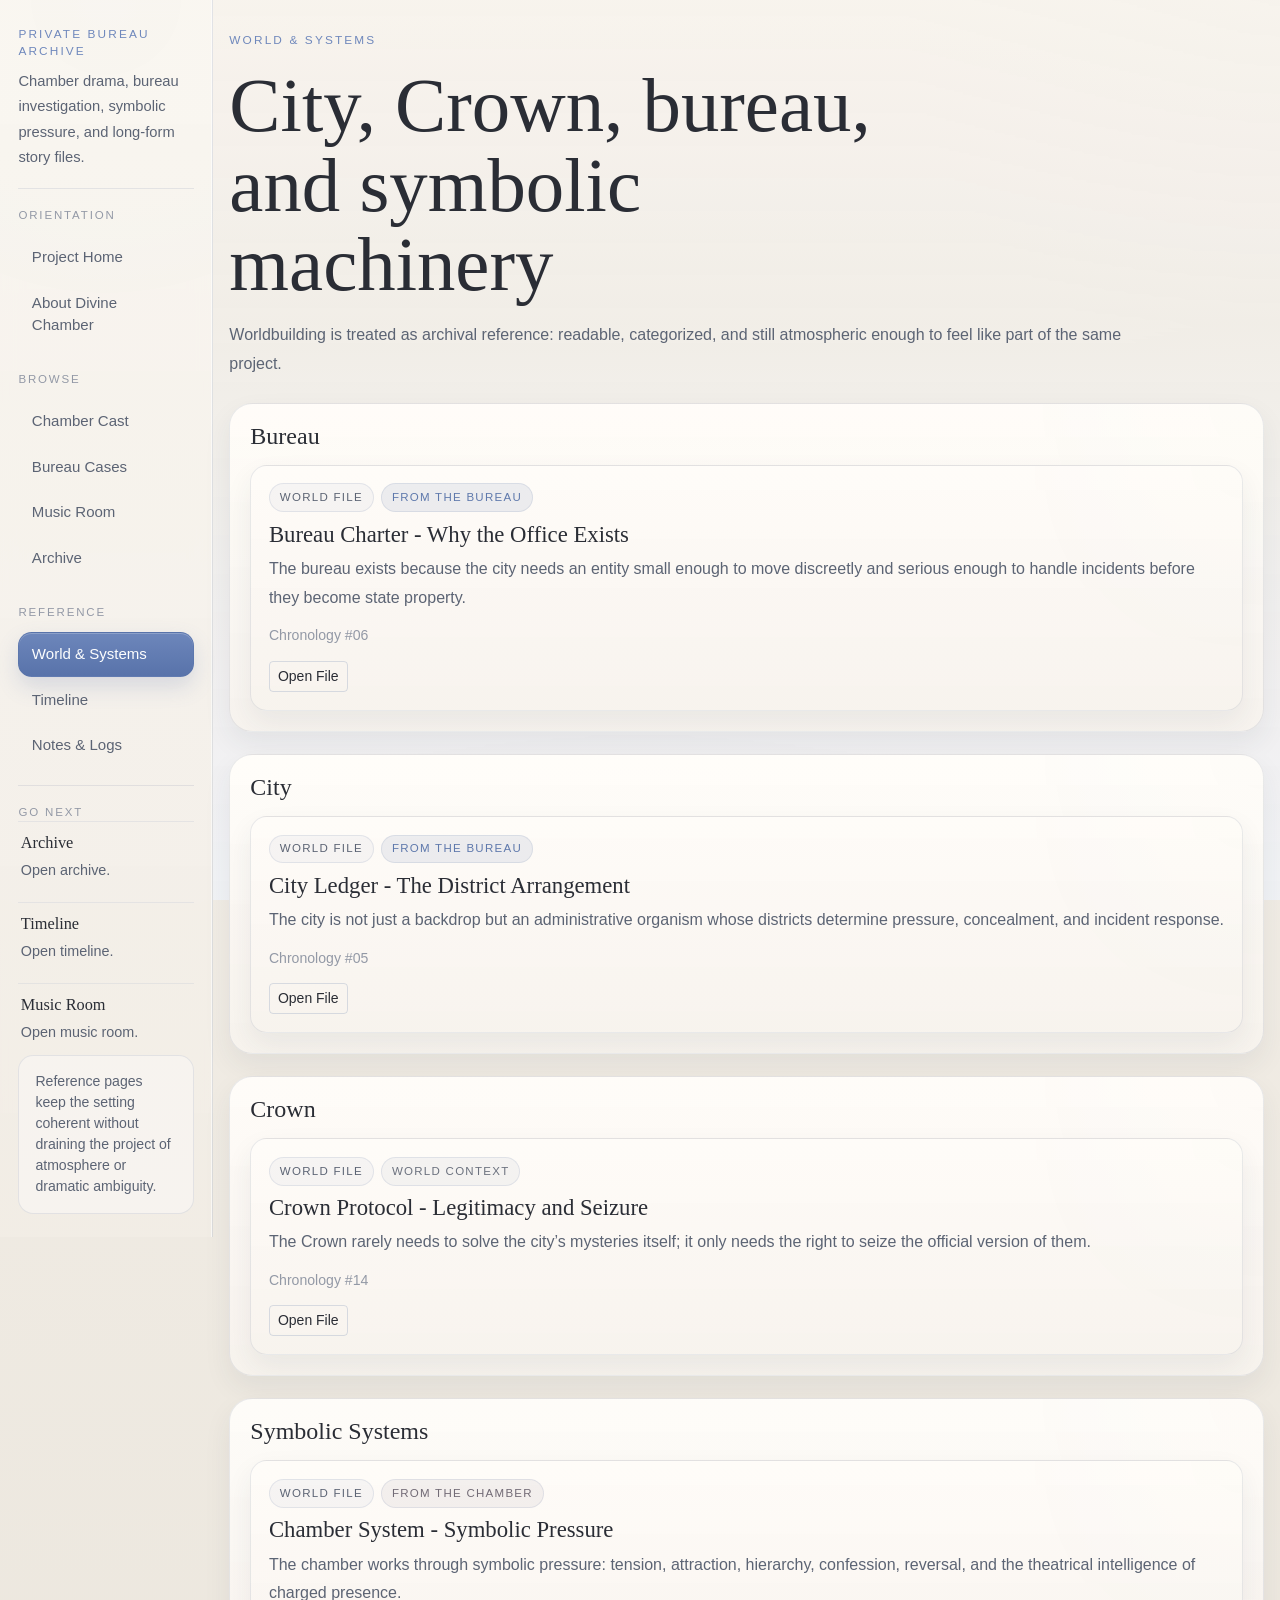
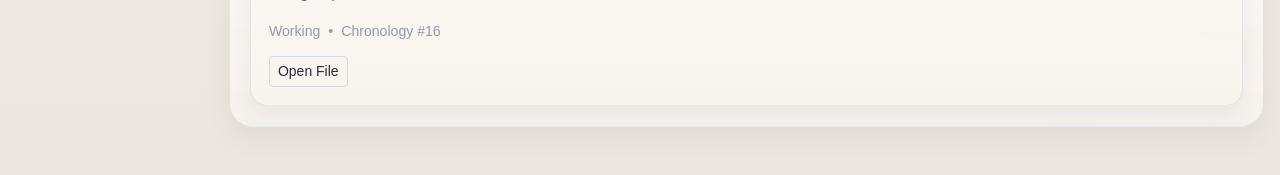
<file: world.html>
<!doctype html>
<html lang="en" data-bs-theme="light">
  <head>
    <meta charset="UTF-8" />
    <meta name="viewport" content="width=device-width, initial-scale=1.0" />
    <title>World & Systems | Divine Chamber</title>
    <meta
      name="description"
      content="Worldbuilding archive for Divine Chamber covering city structure, bureau logic, Crown protocol, and symbolic systems."
    />
    <link
      href="https://cdn.jsdelivr.net/npm/bootstrap@5.3.8/dist/css/bootstrap.min.css"
      rel="stylesheet"
      integrity="sha384-sRIl4kxILFvY47J16cr9ZwB07vP4J8+LH7qKQnuqkuIAvNWLzeN8tE5YBujZqJLB"
      crossorigin="anonymous"
    />
    <link rel="stylesheet" href="styles.css" />
  </head>
  <body data-page="world">
    <div id="mobile-shell"></div>

    <div class="container-fluid px-0 site-shell">
      <div class="row g-0">
        <aside class="col-lg-3 col-xl-2 d-none d-lg-block sidebar-column">
          <div id="sidebar-shell"></div>
        </aside>

        <main class="col-lg-9 col-xl-10 content-column">
          <div class="content-wrap">
            <section class="page-banner">
              <p class="page-kicker">World & Systems</p>
              <h1 class="page-title">City, Crown, bureau, and symbolic machinery</h1>
              <p class="page-copy banner-copy mt-3">
                Worldbuilding is treated as archival reference: readable, categorized,
                and still atmospheric enough to feel like part of the same project.
              </p>
            </section>

            <section class="page-section mt-4">
              <div class="world-groups" id="world-groups"></div>
            </section>
          </div>
        </main>
      </div>
    </div>

    <script
      src="https://cdn.jsdelivr.net/npm/bootstrap@5.3.8/dist/js/bootstrap.bundle.min.js"
      integrity="sha384-FKyoEForCGlyvwx9Hj09JcYn3nv7wiPVlz7YYwJrWVcXK/BmnVDxM+D2scQbITxI"
      crossorigin="anonymous"
    ></script>
    <script src="shell.js" defer></script>
    <script src="archive-core.js" defer></script>
    <script src="world.js" defer></script>
  </body>
</html>
</file>
<file: styles.css>
:root {
  --bg: #f6f2ec;
  --bg-soft: #edf1f6;
  --sidebar-bg: rgba(249, 247, 243, 0.98);
  --sidebar-border: rgba(118, 139, 176, 0.18);
  --paper: rgba(255, 253, 249, 0.985);
  --paper-soft: rgba(247, 244, 239, 0.965);
  --paper-muted: rgba(233, 239, 247, 0.9);
  --ink: #2a2d35;
  --ink-soft: #5c6474;
  --ink-faint: #9399a6;
  --brass: #7d91b5;
  --brass-strong: #6f88bc;
  --wine: #726b76;
  --midnight: #5f79ac;
  --accent-blue: #6d86bb;
  --accent-blue-strong: #5873aa;
  --accent-blue-soft: rgba(109, 134, 187, 0.13);
  --accent-blue-border: rgba(109, 134, 187, 0.28);
  --border: rgba(98, 113, 141, 0.14);
  --border-strong: rgba(98, 113, 141, 0.24);
  --shadow-soft: 0 12px 28px rgba(45, 52, 68, 0.07);
  --shadow-deep: 0 24px 60px rgba(45, 52, 68, 0.11);
  --serif: "Iowan Old Style", "Palatino Linotype", "Book Antiqua", Palatino,
    "URW Palladio L", serif;
  --sans: "Trebuchet MS", "Gill Sans", "Segoe UI", sans-serif;
}

* {
  box-sizing: border-box;
}

html {
  scroll-behavior: smooth;
}

body {
  position: relative;
  min-height: 100vh;
  margin: 0;
  font-family: var(--sans);
  color: var(--ink);
  background: linear-gradient(180deg, #f5f1eb 0%, #ece7de 100%);
}

body::before {
  content: "";
  position: fixed;
  inset: 0;
  z-index: 0;
  pointer-events: none;
  background:
    linear-gradient(180deg, rgba(247, 243, 237, 0.94), rgba(241, 237, 231, 0.9) 36%, rgba(240, 242, 246, 0.96) 100%),
    radial-gradient(circle at top right, rgba(187, 202, 228, 0.18), transparent 24%),
    radial-gradient(circle at bottom center, rgba(114, 140, 189, 0.11), transparent 30%);
}

body::after {
  content: "";
  position: fixed;
  inset: 0;
  z-index: 0;
  pointer-events: none;
  opacity: 0.025;
  background:
    linear-gradient(rgba(255, 255, 255, 0.12) 1px, transparent 1px),
    linear-gradient(90deg, rgba(255, 255, 255, 0.12) 1px, transparent 1px);
  background-size: 40px 40px;
}

a {
  color: inherit;
}

code {
  padding: 0.08rem 0.35rem;
  border-radius: 0.35rem;
  background: rgba(112, 129, 162, 0.08);
  color: inherit;
}

.site-shell {
  position: relative;
  z-index: 1;
  min-height: 100vh;
}

.sidebar-column {
  min-height: 100vh;
}

.sidebar-panel {
  position: sticky;
  top: 0;
  min-height: 100vh;
  display: flex;
  flex-direction: column;
  padding: 1.6rem 1.15rem 1.45rem;
  border-right: 1px solid var(--sidebar-border);
  background:
    linear-gradient(180deg, rgba(249, 246, 241, 0.94), rgba(241, 236, 229, 0.96)),
    radial-gradient(circle at top, rgba(162, 186, 225, 0.12), transparent 34%);
  box-shadow: inset -1px 0 0 rgba(255, 255, 255, 0.58);
  backdrop-filter: blur(10px);
}

.sidebar-kicker,
.drawer-kicker,
.page-kicker,
.card-kicker,
.archive-card__eyebrow,
.record-item__label,
.context-block__label,
.archive-label,
.stack-link__meta,
.selector-card__meta,
.stat-card__label,
.nav-pill__label {
  font-size: 0.74rem;
  letter-spacing: 0.18em;
  text-transform: uppercase;
}

.sidebar-kicker,
.drawer-kicker,
.page-kicker,
.card-kicker,
.archive-card__eyebrow,
.archive-label,
.nav-pill__label {
  color: var(--brass-strong);
}

.mobile-brand,
.drawer-title,
.page-title,
.section-title,
.subsection-title,
.detail-title,
.feature-title,
.archive-card__title,
.timeline-item__title {
  font-family: var(--serif);
  line-height: 1.04;
}

.sidebar-copy,
.page-copy,
.hero-copy,
.hero-lead,
.feature-panel p,
.archive-card__summary,
.selector-card__copy,
.detail-subtitle,
.timeline-item__copy,
.markdown-body p,
.markdown-body li,
.markdown-body blockquote,
.context-block .page-copy,
.empty-card,
.stack-link__copy,
.hero-note p,
.facet-mini-grid span,
.route-link__copy,
.sidebar-mini-link__copy {
  color: var(--ink-soft);
  line-height: 1.8;
}

.sidebar-copy {
  max-width: 14rem;
  font-size: 0.92rem;
  line-height: 1.72;
}

.sidebar-note {
  padding: 0.95rem 1rem;
  border: 1px solid rgba(118, 132, 159, 0.16);
  border-radius: 0.95rem;
  background: rgba(255, 255, 255, 0.34);
}

.sidebar-divider {
  margin: 1.1rem 0;
  border-top: 1px solid rgba(118, 132, 159, 0.16);
}

.site-nav-shell {
  display: grid;
  gap: 1.45rem;
}

.site-nav-group {
  display: grid;
  gap: 0.7rem;
}

.sidebar-section-label {
  margin: 0;
  color: var(--ink-faint);
  font-size: 0.72rem;
  letter-spacing: 0.16em;
  text-transform: uppercase;
}

.site-nav {
  gap: 0.08rem;
}

.site-nav .nav-link {
  padding: 0.62rem 0.78rem;
  border: 1px solid transparent;
  border-radius: 0.85rem;
  color: var(--ink-soft);
  font-size: 0.94rem;
  transition:
    border-color 180ms ease,
    background 180ms ease,
    color 180ms ease,
    box-shadow 180ms ease,
    transform 180ms ease;
}

.site-nav .nav-link:hover,
.site-nav .nav-link:focus-visible {
  color: var(--ink);
  border-color: rgba(109, 134, 187, 0.16);
  background: rgba(109, 134, 187, 0.07);
}

.site-nav .nav-link.active {
  color: #fdfefe;
  border-color: rgba(88, 115, 170, 0.55);
  background: linear-gradient(180deg, var(--accent-blue), var(--accent-blue-strong));
  box-shadow:
    inset 0 1px 0 rgba(255, 255, 255, 0.22),
    0 10px 22px rgba(88, 115, 170, 0.2);
}

.site-nav .nav-link.active:hover,
.site-nav .nav-link.active:focus-visible {
  color: #fdfefe;
  transform: translateY(-1px);
  border-color: rgba(88, 115, 170, 0.62);
  background: linear-gradient(180deg, #728cc2, #5873aa);
}

.sidebar-link-list {
  display: grid;
  gap: 0.6rem;
}

.sidebar-mini-link {
  display: block;
  padding: 0.55rem 0.15rem;
  border: 0;
  border-top: 1px solid rgba(118, 139, 176, 0.12);
  border-radius: 0;
  background: transparent;
  text-decoration: none;
  transition: color 180ms ease, transform 180ms ease;
}

.sidebar-mini-link:hover,
.sidebar-mini-link:focus-visible {
  background: transparent;
  color: var(--midnight);
  transform: translateY(-1px);
}

.sidebar-mini-link__title {
  display: block;
  font-family: var(--serif);
  color: var(--ink);
  font-size: 1.02rem;
}

.sidebar-mini-link__copy {
  display: block;
  margin-top: 0.15rem;
  font-size: 0.9rem;
}

.sidebar-note {
  margin-top: 1.65rem;
  color: var(--ink-soft);
  font-size: 0.88rem;
}

.content-column {
  min-height: 100vh;
}

.content-wrap {
  width: min(1220px, calc(100% - 2rem));
  margin: 0 auto;
  padding: 2rem 0 3rem;
}

.mobile-topbar {
  position: sticky;
  top: 0;
  z-index: 30;
  display: flex;
  justify-content: space-between;
  align-items: center;
  gap: 1rem;
  padding: 0.9rem 1rem;
  border-bottom: 1px solid rgba(118, 139, 176, 0.18);
  background: rgba(249, 247, 243, 0.95);
  backdrop-filter: blur(10px);
}

.mobile-brand {
  font-size: 1.35rem;
  text-decoration: none;
  color: var(--ink);
}

.mobile-drawer {
  background:
    linear-gradient(180deg, rgba(249, 247, 243, 0.96), rgba(241, 237, 230, 0.95)),
    radial-gradient(circle at top, rgba(162, 186, 225, 0.14), transparent 30%);
  color: var(--ink);
  backdrop-filter: blur(12px);
}

.page-banner,
.page-section,
.hero-card,
.detail-panel,
.reader-card,
.paper-panel,
.feature-panel,
.archive-card,
.stat-card,
.stack-link,
.selector-card,
.timeline-item,
.world-group,
.empty-card {
  position: relative;
  z-index: 1;
}

.hero-card,
.detail-panel,
.reader-card,
.paper-panel,
.feature-panel,
.archive-card,
.stat-card,
.stack-link,
.selector-card,
.timeline-item,
.world-group,
.empty-card {
  border: 1px solid var(--border);
  background:
    linear-gradient(180deg, rgba(255, 253, 249, 0.94), rgba(247, 243, 238, 0.96)),
    radial-gradient(circle at top right, rgba(121, 149, 203, 0.12), transparent 28%);
  color: var(--ink);
  box-shadow: var(--shadow-soft);
}

.hero-card,
.detail-panel,
.reader-card,
.world-group {
  overflow: hidden;
}

.hero-card,
.detail-panel,
.reader-card,
.world-group {
  border-radius: 1.45rem;
}

.archive-card,
.feature-panel,
.paper-panel,
.stat-card,
.stack-link,
.selector-card,
.timeline-item,
.empty-card {
  border-radius: 1.05rem;
}

.page-banner {
  padding: 0;
  max-width: 70rem;
  border: 0;
  border-radius: 0;
  background: transparent;
  box-shadow: none;
}

.page-title {
  margin: 0;
  max-width: 18ch;
  font-size: clamp(2.9rem, 6vw, 5.6rem);
  color: var(--ink);
}

.banner-copy {
  max-width: 58rem;
}

.section-header,
.section-subheader {
  margin-bottom: 1rem;
}

.section-title {
  margin: 0.35rem 0 0;
  font-size: clamp(1.85rem, 3.2vw, 2.85rem);
  color: var(--ink);
}

.subsection-title {
  margin: 0;
  font-size: 1.5rem;
  color: var(--ink);
}

.hero-card {
  display: grid;
  grid-template-columns: minmax(0, 1.32fr) minmax(260px, 0.5fr);
  gap: 1.35rem;
  padding: clamp(1.45rem, 3vw, 2.35rem);
  background:
    linear-gradient(180deg, rgba(255, 253, 249, 0.992), rgba(246, 242, 236, 0.968)),
    radial-gradient(circle at right, rgba(162, 186, 225, 0.18), transparent 34%);
}

.hero-card--home {
  min-height: clamp(28rem, 58vh, 36rem);
  border-color: rgba(166, 186, 219, 0.22);
  background:
    linear-gradient(90deg, rgba(18, 22, 30, 0.9) 0%, rgba(25, 31, 43, 0.82) 42%, rgba(37, 47, 65, 0.54) 67%, rgba(244, 247, 252, 0.12) 100%),
    url("img/bg.png") right top / cover no-repeat;
  box-shadow: 0 28px 68px rgba(18, 24, 34, 0.28);
}

.hero-card--home + .page-section {
  margin-top: 2.75rem !important;
}

.hero-card--home::after {
  display: none;
}

.hero-card--home .page-kicker,
.hero-card--home .card-kicker {
  color: rgba(190, 207, 238, 0.92);
}

.hero-card--home .page-title {
  max-width: 9ch;
  font-size: clamp(3.8rem, 7vw, 5.35rem);
  color: #f4f7fc;
}

.hero-card--home .hero-lead {
  max-width: 20ch;
  font-size: clamp(1.12rem, 1.8vw, 1.46rem);
  line-height: 1.52;
  color: rgba(228, 234, 246, 0.94);
}

.hero-card--home .hero-copy {
  max-width: 53ch;
  line-height: 1.72;
  color: rgba(211, 219, 233, 0.9);
}

.hero-card--home .hero-note {
  align-self: stretch;
  padding: 1.15rem 1.3rem;
  border-color: rgba(177, 196, 228, 0.14);
  background:
    linear-gradient(180deg, rgba(20, 25, 35, 0.54), rgba(29, 36, 48, 0.48));
  box-shadow: none;
}

.hero-card--home .hero-note p,
.hero-card--home .route-link__copy {
  color: rgba(222, 228, 240, 0.82);
}

.hero-card--home .route-list {
  gap: 0;
  margin-top: 0.55rem;
}

.hero-card--home .route-link {
  padding: 0.92rem 0;
  border: 0;
  border-top: 1px solid rgba(177, 196, 228, 0.12);
  border-radius: 0;
  background: transparent;
  backdrop-filter: none;
}

.hero-card--home .route-link:hover,
.hero-card--home .route-link:focus-visible {
  border-color: rgba(177, 196, 228, 0.2);
  background: transparent;
  transform: translateX(4px);
}

.hero-card--home .route-link__title {
  font-size: 1.02rem;
  color: #f4f7fc;
}

.hero-card--home .btn-outline-light {
  --bs-btn-color: #f4f7fc;
  --bs-btn-border-color: rgba(206, 220, 244, 0.34);
  --bs-btn-hover-color: #18202d;
  --bs-btn-hover-bg: rgba(245, 248, 253, 0.94);
  --bs-btn-hover-border-color: rgba(245, 248, 253, 0.94);
}

.hero-card::after,
.detail-panel::after,
.reader-card::after {
  content: "";
  position: absolute;
  right: -10rem;
  top: -5rem;
  width: 24rem;
  height: 24rem;
  border-radius: 50%;
  background:
    radial-gradient(circle, rgba(112, 129, 162, 0.05) 0%, transparent 56%),
    conic-gradient(
      from 0deg,
      rgba(143, 165, 198, 0.03),
      transparent 16%,
      rgba(143, 165, 198, 0.02) 20%,
      transparent 40%,
      rgba(112, 129, 162, 0.03) 46%,
      transparent 66%,
      rgba(143, 165, 198, 0.02) 72%,
      transparent
    );
  pointer-events: none;
}

.hero-lead {
  margin-top: 1.4rem;
  margin-bottom: 0;
  font-family: var(--serif);
  font-size: clamp(1.28rem, 2vw, 1.72rem);
  color: var(--midnight);
}

.hero-copy {
  margin-top: 1rem;
  max-width: 62ch;
  color: var(--ink-soft);
}

.hero-actions {
  display: flex;
  flex-wrap: wrap;
  gap: 0.85rem;
  margin-top: 1.45rem;
}

.hero-card__aside {
  display: flex;
  align-items: flex-start;
}

.hero-note {
  width: 100%;
  padding: 1.15rem;
  border: 1px solid var(--border);
  border-radius: 1rem;
  background: rgba(245, 249, 255, 0.76);
}

.route-list {
  display: grid;
  gap: 0.65rem;
  margin-top: 0.35rem;
}

.route-list--compact .route-link {
  padding: 0.8rem 0.9rem;
}

.route-link {
  display: block;
  padding: 0.9rem 1rem;
  border: 1px solid rgba(118, 139, 176, 0.14);
  border-radius: 0.95rem;
  background: rgba(255, 255, 255, 0.58);
  text-decoration: none;
  transition: border-color 180ms ease, background 180ms ease, transform 180ms ease;
}

.route-link:hover,
.route-link:focus-visible {
  border-color: var(--accent-blue-border);
  background: rgba(242, 247, 255, 0.92);
  transform: translateY(-1px);
}

.route-link__title {
  display: block;
  color: var(--ink);
  font-family: var(--serif);
  font-size: 1.1rem;
}

.route-link__copy {
  display: block;
  margin-top: 0.12rem;
  font-size: 0.92rem;
}

.dual-grid {
  display: grid;
  grid-template-columns: repeat(2, minmax(0, 1fr));
  gap: 1rem;
}

.feature-panel {
  padding: 1.3rem;
}

.feature-panel--chamber {
  background:
    linear-gradient(180deg, rgba(255, 252, 247, 0.99), rgba(242, 238, 232, 0.96)),
    radial-gradient(circle at top right, rgba(130, 117, 136, 0.12), transparent 32%);
}

.feature-panel--bureau {
  background:
    linear-gradient(180deg, rgba(255, 253, 249, 0.992), rgba(246, 242, 236, 0.968)),
    radial-gradient(circle at top right, rgba(121, 149, 203, 0.16), transparent 32%);
}

.feature-title {
  margin: 0.55rem 0 0.9rem;
  font-size: 1.8rem;
  color: var(--ink);
}

.entry-grid {
  display: grid;
  grid-template-columns: repeat(auto-fit, minmax(250px, 1fr));
  gap: 1rem;
}

.entry-grid--wide {
  grid-template-columns: repeat(auto-fit, minmax(280px, 1fr));
}

.archive-card,
.paper-panel {
  padding: 1.1rem;
}

.archive-card {
  display: flex;
  flex-direction: column;
  min-height: 100%;
}

.archive-card__meta {
  display: flex;
  justify-content: space-between;
  align-items: center;
  gap: 0.75rem;
}

.archive-card__title {
  margin: 0.65rem 0 0.55rem;
  font-size: 1.42rem;
  color: var(--ink);
}

.archive-card__summary {
  margin: 0;
  color: var(--ink-soft);
}

.archive-card__line {
  display: flex;
  flex-wrap: wrap;
  gap: 0.5rem;
  align-items: center;
  margin-top: 0.8rem;
  color: var(--ink-faint);
  font-size: 0.88rem;
}

.archive-card__footer {
  margin-top: auto;
  padding-top: 0.9rem;
}

.chip-row {
  display: flex;
  flex-wrap: wrap;
  gap: 0.45rem;
}

.meta-pill,
.soft-chip,
.entry-kind,
.nav-pill,
.sigil,
.portrait-sigil {
  display: inline-flex;
  align-items: center;
  justify-content: center;
  border-radius: 999px;
}

.meta-pill,
.soft-chip,
.entry-kind {
  min-height: 1.8rem;
  padding: 0.24rem 0.62rem;
  border: 1px solid rgba(118, 139, 176, 0.16);
  background: rgba(109, 134, 187, 0.055);
  color: var(--ink-soft);
  font-size: 0.72rem;
  letter-spacing: 0.11em;
  text-transform: uppercase;
}

.meta-pill--facet.meta-pill--chamber {
  background: rgba(130, 117, 136, 0.085);
  color: var(--wine);
}

.meta-pill--facet.meta-pill--bureau {
  background: rgba(95, 121, 172, 0.11);
  color: var(--midnight);
}

.meta-pill--facet.meta-pill--world {
  background: rgba(199, 206, 217, 0.18);
  color: #6b717e;
}

.meta-pill--facet.meta-pill--meta {
  background: rgba(154, 160, 176, 0.12);
  color: #697182;
}

.soft-chip {
  color: var(--ink-faint);
}

.divider-dot::before {
  content: "•";
  color: rgba(103, 84, 71, 0.58);
}

.stats-grid {
  display: grid;
  grid-template-columns: repeat(auto-fit, minmax(160px, 1fr));
  gap: 0.85rem;
}

.stat-card {
  padding: 0.95rem 1rem;
  text-align: left;
}

.stat-card__value {
  display: block;
  font-family: var(--serif);
  font-size: 1.95rem;
  color: var(--ink);
}

.stat-card__label {
  display: block;
  margin-top: 0.35rem;
  color: var(--ink-faint);
}

.stack-list {
  display: grid;
  gap: 0.75rem;
}

.stack-link {
  display: block;
  padding: 0.95rem 1rem;
  text-decoration: none;
  transition: transform 180ms ease, border-color 180ms ease;
}

.stack-link:hover,
.stack-link:focus-visible,
.selector-card:hover,
.selector-card:focus-visible,
.nav-pill:hover,
.nav-pill:focus-visible {
  transform: translateY(-2px);
  border-color: var(--accent-blue-border);
}

.stack-link__meta {
  display: flex;
  align-items: center;
  gap: 0.45rem;
  color: var(--ink-faint);
}

.stack-link__title {
  display: block;
  margin-top: 0.45rem;
  color: var(--ink);
  font-family: var(--serif);
  font-size: 1.2rem;
}

.stack-link__copy {
  display: block;
  margin-top: 0.35rem;
  color: var(--ink-soft);
}

.filter-cluster,
.filter-row {
  display: flex;
  flex-wrap: wrap;
  gap: 0.65rem;
}

.filter-cluster {
  flex-direction: column;
}

.archive-layout {
  display: grid;
  grid-template-columns: minmax(250px, 300px) minmax(0, 1fr);
  gap: 1.1rem;
  align-items: start;
}

.archive-side-title {
  margin-top: 0.45rem;
  font-size: 1.3rem;
}

.archive-side-panel,
.archive-filter-panel {
  box-shadow: none;
}

.archive-side-panel {
  position: sticky;
  top: 1.5rem;
}

.filter-toolbar {
  display: flex;
  justify-content: space-between;
  gap: 1rem;
  align-items: flex-start;
}

.filter-chip {
  border-radius: 999px;
}

.archive-input,
.archive-select {
  border-color: rgba(118, 139, 176, 0.18);
  background-color: rgba(253, 251, 247, 0.985);
  color: var(--ink);
}

.archive-input::placeholder {
  color: var(--ink-faint);
}

.archive-label {
  margin-bottom: 0.35rem;
}

.archive-active {
  display: flex;
  flex-wrap: wrap;
  gap: 0.45rem;
}

.active-filter-chip {
  display: inline-flex;
  align-items: center;
  padding: 0.35rem 0.7rem;
  border: 1px solid rgba(118, 139, 176, 0.16);
  border-radius: 999px;
  background: rgba(109, 134, 187, 0.08);
  color: var(--ink-soft);
  font-size: 0.82rem;
}

.archive-result-line {
  display: flex;
  align-items: baseline;
  gap: 0.55rem;
  color: var(--ink-soft);
}

.archive-result-line__count {
  font-family: var(--serif);
  font-size: 1.7rem;
  color: var(--ink);
}

.archive-result-line__label {
  color: var(--ink-faint);
}

.detail-panel,
.reader-card,
.world-group {
  padding: 1.5rem;
}

.detail-panel__hero {
  display: grid;
  grid-template-columns: auto 1fr;
  gap: 1.2rem;
  align-items: start;
}

.detail-panel__hero--stack {
  display: block;
}

.portrait-sigil,
.sigil {
  border: 1px solid rgba(118, 139, 176, 0.2);
  background:
    linear-gradient(180deg, rgba(255, 255, 255, 0.72), rgba(236, 243, 252, 0.42)),
    radial-gradient(circle at top, rgba(162, 186, 225, 0.16), transparent 50%);
  color: var(--midnight);
  font-family: var(--serif);
}

.portrait-sigil {
  width: 5.4rem;
  height: 5.4rem;
  font-size: 1.6rem;
}

.sigil {
  min-width: 2.7rem;
  min-height: 2.7rem;
  padding: 0 0.6rem;
  font-size: 0.95rem;
}

.detail-title {
  margin: 0;
  font-size: clamp(2rem, 4vw, 3.1rem);
  color: var(--ink);
}

.detail-subtitle {
  margin: 0.35rem 0 0.9rem;
  font-family: var(--serif);
  font-size: 1.2rem;
  color: var(--midnight);
}

.record-grid {
  display: grid;
  grid-template-columns: repeat(auto-fit, minmax(180px, 1fr));
  gap: 0.8rem;
}

.record-item {
  padding: 0.95rem 1rem;
  border: 1px solid rgba(118, 139, 176, 0.14);
  border-radius: 1rem;
  background: rgba(246, 249, 253, 0.76);
}

.record-item__label {
  display: block;
  color: var(--ink-faint);
}

.record-item__value {
  display: block;
  margin-top: 0.45rem;
  color: var(--ink);
}

.selector-card {
  width: 100%;
  padding: 0.95rem 1rem;
  border: 1px solid var(--border);
  text-align: left;
  background:
    linear-gradient(180deg, rgba(255, 253, 249, 0.84), rgba(246, 242, 236, 0.88)),
    radial-gradient(circle at top right, rgba(121, 149, 203, 0.12), transparent 28%);
  color: var(--ink);
  transition: transform 180ms ease, border-color 180ms ease, box-shadow 180ms ease;
  backdrop-filter: blur(10px);
}

.selector-card.is-active {
  border-color: rgba(88, 115, 170, 0.32);
  background:
    linear-gradient(180deg, rgba(247, 250, 255, 0.98), rgba(238, 244, 252, 0.96)),
    radial-gradient(circle at top right, rgba(109, 134, 187, 0.18), transparent 32%);
  box-shadow: 0 12px 26px rgba(88, 115, 170, 0.11);
}

.selector-card__head {
  display: grid;
  grid-template-columns: auto 1fr;
  gap: 0.9rem;
  align-items: center;
}

.selector-card__head--stack {
  display: flex;
  flex-direction: column;
  align-items: flex-start;
  gap: 0.45rem;
}

.selector-card__title {
  display: block;
  color: var(--ink);
  font-family: var(--serif);
  font-size: 1.3rem;
}

.selector-card__meta {
  display: block;
  margin-top: 0.18rem;
  color: var(--ink-faint);
}

.selector-card__copy {
  margin: 0.8rem 0 0;
  color: var(--ink-soft);
}

.paper-panel {
  min-height: 100%;
}

.world-groups {
  display: grid;
  gap: 1.4rem;
}

.world-group {
  padding: 1.25rem;
}

.timeline-list {
  display: grid;
  gap: 1rem;
}

.timeline-item {
  display: grid;
  grid-template-columns: auto 1fr;
  gap: 1rem;
  padding: 1.1rem 1.15rem;
}

.timeline-item__index {
  width: 4.2rem;
  min-height: 4.2rem;
  display: grid;
  place-items: center;
  border-radius: 1rem;
  border: 1px solid rgba(118, 139, 176, 0.2);
  background: rgba(109, 134, 187, 0.1);
  font-family: var(--serif);
  color: var(--midnight);
  font-size: 1.1rem;
}

.timeline-item__title {
  margin: 0.25rem 0 0.4rem;
  font-size: 1.55rem;
  color: var(--ink);
}

.timeline-item__copy {
  margin: 0;
  color: var(--ink-soft);
}

.reader-layout {
  display: grid;
  grid-template-columns: minmax(0, 1.15fr) minmax(300px, 0.52fr);
  gap: 1.2rem;
}

.record-strip {
  display: flex;
  flex-wrap: wrap;
  gap: 0.45rem;
}

.reader-card {
  padding: 1.7rem;
}

.reader-card--literary .markdown-body {
  max-width: 64ch;
}

.reader-card--dossier .markdown-body,
.reader-card--profile .markdown-body,
.reader-card--reference .markdown-body,
.reader-card--notebook .markdown-body {
  max-width: 72ch;
}

.markdown-body {
  position: relative;
  z-index: 1;
}

.markdown-body h1,
.markdown-body h2,
.markdown-body h3,
.markdown-body h4 {
  margin: 1.45rem 0 0.7rem;
  color: var(--ink);
  font-family: var(--serif);
  line-height: 1.14;
}

.markdown-body h1:first-child,
.markdown-body h2:first-child,
.markdown-body h3:first-child,
.markdown-body h4:first-child {
  margin-top: 0;
}

.markdown-body ul,
.markdown-body ol {
  padding-left: 1.25rem;
}

.markdown-body blockquote {
  margin: 1rem 0;
  padding-left: 1rem;
  border-left: 2px solid rgba(112, 129, 162, 0.28);
  color: var(--midnight);
}

.markdown-body hr {
  border: 0;
  border-top: 1px solid rgba(66, 47, 37, 0.12);
  margin: 1.45rem 0;
}

.context-block + .context-block {
  margin-top: 1rem;
}

.context-link {
  color: var(--midnight);
  text-decoration: none;
}

.context-link:hover,
.context-link:focus-visible {
  color: #3e506b;
}

.reader-nav {
  display: grid;
  grid-template-columns: repeat(2, minmax(0, 1fr));
  gap: 0.85rem;
}

.nav-pill {
  padding: 1rem 1.05rem;
  border: 1px solid var(--border);
  text-decoration: none;
  background:
    linear-gradient(180deg, rgba(255, 253, 249, 0.84), rgba(246, 242, 236, 0.88)),
    radial-gradient(circle at top right, rgba(121, 149, 203, 0.12), transparent 28%);
  color: var(--ink);
  box-shadow: var(--shadow-soft);
  backdrop-filter: blur(10px);
}

.nav-pill strong {
  display: block;
  margin-top: 0.4rem;
  font-family: var(--serif);
}

.nav-pill--empty {
  opacity: 0.55;
}

.empty-card {
  padding: 1.15rem 1.2rem;
  color: var(--ink-soft);
}

.music-stage,
.music-track-card,
.music-shelf {
  position: relative;
  z-index: 1;
}

.music-stage,
.music-track-card {
  border: 1px solid var(--border);
  box-shadow: var(--shadow-soft);
}

.music-stage {
  display: grid;
  grid-template-columns: minmax(0, 1.12fr) minmax(320px, 0.88fr);
  gap: 1.2rem;
  padding: 1.15rem;
  border-radius: 1.45rem;
  background:
    linear-gradient(180deg, rgba(255, 253, 249, 0.96), rgba(246, 242, 236, 0.96)),
    radial-gradient(circle at top right, rgba(121, 149, 203, 0.12), transparent 32%);
  overflow: hidden;
}

.music-stage__media {
  min-width: 0;
}

.music-stage__body {
  display: flex;
  flex-direction: column;
}

.music-stage__note {
  padding: 0.95rem 1rem;
  border: 1px solid rgba(118, 139, 176, 0.14);
  border-radius: 1rem;
  background: rgba(246, 249, 253, 0.72);
}

.music-stage__overview,
.music-stage__status {
  color: var(--ink-soft);
  line-height: 1.72;
}

.music-stage__status {
  display: inline-flex;
  align-items: center;
  min-height: 2.625rem;
  padding: 0 0.15rem;
}

.music-embed,
.music-thumb {
  position: relative;
  overflow: hidden;
  border-radius: 1.05rem;
  background:
    linear-gradient(180deg, rgba(18, 22, 30, 0.88), rgba(24, 31, 42, 0.82)),
    url("img/bg.png") center top / cover no-repeat;
}

.music-embed {
  aspect-ratio: 16 / 9;
  min-height: 100%;
}

.music-embed iframe {
  width: 100%;
  height: 100%;
  border: 0;
  display: block;
}

.music-embed--placeholder {
  display: grid;
  align-items: end;
}

.music-placeholder {
  display: grid;
  gap: 0.4rem;
  padding: 1.35rem;
  background: linear-gradient(180deg, transparent, rgba(17, 22, 31, 0.88));
  color: rgba(244, 247, 252, 0.94);
}

.music-placeholder__eyebrow {
  font-size: 0.74rem;
  letter-spacing: 0.18em;
  text-transform: uppercase;
  color: rgba(196, 209, 234, 0.78);
}

.music-placeholder__title {
  font-family: var(--serif);
  font-size: clamp(1.4rem, 2vw, 2rem);
  line-height: 1.08;
}

.music-placeholder__copy {
  max-width: 34ch;
  color: rgba(225, 231, 242, 0.84);
  line-height: 1.65;
}

.music-collections {
  display: grid;
  gap: 1.4rem;
}

.music-shelf {
  display: grid;
  gap: 0.95rem;
}

.music-shelf__head {
  display: flex;
  justify-content: space-between;
  gap: 1rem;
  align-items: end;
}

.music-shelf__title {
  margin: 0;
  font-family: var(--serif);
  font-size: 1.55rem;
  color: var(--ink);
}

.music-shelf__copy {
  max-width: 62ch;
  color: var(--ink-soft);
  line-height: 1.72;
}

.music-shelf__grid {
  display: grid;
  grid-template-columns: repeat(auto-fit, minmax(260px, 1fr));
  gap: 1rem;
}

.music-track-card {
  display: flex;
  flex-direction: column;
  border-radius: 1.05rem;
  overflow: hidden;
  background:
    linear-gradient(180deg, rgba(255, 253, 249, 0.96), rgba(247, 243, 238, 0.96)),
    radial-gradient(circle at top right, rgba(121, 149, 203, 0.12), transparent 28%);
  transition: transform 180ms ease, border-color 180ms ease, box-shadow 180ms ease;
}

.music-track-card:hover {
  transform: translateY(-2px);
  border-color: var(--accent-blue-border);
}

.music-track-card.is-active {
  border-color: rgba(88, 115, 170, 0.32);
  box-shadow: 0 14px 30px rgba(88, 115, 170, 0.12);
}

.music-track-card__media {
  width: 100%;
  padding: 0;
  border: 0;
  background: transparent;
  text-align: left;
  cursor: pointer;
}

.music-track-card__media:focus-visible {
  outline: 2px solid rgba(88, 115, 170, 0.46);
  outline-offset: -2px;
}

.music-thumb {
  aspect-ratio: 16 / 9;
}

.music-thumb img {
  width: 100%;
  height: 100%;
  display: block;
  object-fit: cover;
}

.music-thumb--placeholder {
  background:
    linear-gradient(180deg, rgba(18, 22, 30, 0.72), rgba(29, 36, 48, 0.78)),
    url("img/bg.png") center top / cover no-repeat;
}

.music-thumb__overlay {
  position: absolute;
  inset: auto 0 0 0;
  display: flex;
  justify-content: flex-end;
  padding: 0.85rem;
  background: linear-gradient(180deg, transparent, rgba(12, 17, 26, 0.76));
}

.music-play-badge {
  display: inline-flex;
  align-items: center;
  justify-content: center;
  min-height: 1.9rem;
  padding: 0.25rem 0.72rem;
  border-radius: 999px;
  background: rgba(246, 249, 253, 0.9);
  color: var(--midnight);
  font-size: 0.72rem;
  letter-spacing: 0.12em;
  text-transform: uppercase;
}

.music-track-card__body {
  display: grid;
  gap: 0.8rem;
  padding: 1rem 1.05rem 1.05rem;
}

.music-track-card__body .archive-card__title {
  margin: 0;
}

.music-track-card__body .archive-card__summary {
  margin: 0;
}

.music-track-card__actions {
  display: flex;
  flex-wrap: wrap;
  align-items: center;
  gap: 0.75rem;
}

.music-text-link {
  color: var(--midnight);
  text-decoration: none;
  font-size: 0.92rem;
}

.music-text-link:hover,
.music-text-link:focus-visible {
  color: var(--accent-blue-strong);
}

.btn-brass {
  --bs-btn-color: #fbfcfe;
  --bs-btn-bg: var(--accent-blue);
  --bs-btn-border-color: var(--accent-blue);
  --bs-btn-hover-color: #fbfcfe;
  --bs-btn-hover-bg: var(--accent-blue-strong);
  --bs-btn-hover-border-color: var(--accent-blue-strong);
  --bs-btn-focus-shadow-rgb: 109, 134, 187;
  --bs-btn-active-color: #fbfcfe;
  --bs-btn-active-bg: #4f6a9d;
  --bs-btn-active-border-color: #4f6a9d;
}

.btn-outline-light {
  --bs-btn-color: var(--ink);
  --bs-btn-border-color: rgba(118, 139, 176, 0.26);
  --bs-btn-hover-color: #fbfcfe;
  --bs-btn-hover-bg: var(--accent-blue-strong);
  --bs-btn-hover-border-color: var(--accent-blue-strong);
}

.form-control:focus,
.form-select:focus,
.btn:focus {
  border-color: rgba(109, 134, 187, 0.34);
  box-shadow: 0 0 0 0.24rem rgba(109, 134, 187, 0.18);
}

@media (max-width: 1199.98px) {
  .hero-card,
  .music-stage,
  .reader-layout,
  .archive-layout {
    grid-template-columns: 1fr;
  }

  .archive-side-panel {
    position: static;
  }
}

@media (max-width: 991.98px) {
  .content-wrap {
    width: min(100% - 1rem, 100%);
    padding: 1.25rem 0 2rem;
  }

  .page-title {
    max-width: 100%;
    font-size: clamp(2.35rem, 10vw, 4.2rem);
  }

  .dual-grid,
  .timeline-item {
    grid-template-columns: 1fr;
  }

  .filter-toolbar {
    flex-direction: column;
    align-items: stretch;
  }

  .timeline-item__index {
    width: auto;
    min-height: 3.2rem;
  }
}

@media (max-width: 575.98px) {
  .hero-card,
  .music-stage,
  .detail-panel,
  .reader-card,
  .world-group,
  .archive-card,
  .feature-panel,
  .paper-panel,
  .stack-link,
  .selector-card,
  .timeline-item,
  .empty-card {
    border-radius: 1.05rem;
  }

  .record-grid,
  .reader-nav {
    grid-template-columns: 1fr;
  }

  .hero-card::after,
  .detail-panel::after,
  .reader-card::after {
    width: 18rem;
    height: 18rem;
    right: -6rem;
  }

  .route-link,
  .sidebar-mini-link {
    padding: 0.8rem 0.85rem;
  }

  .music-stage,
  .music-track-card__body {
    padding: 0.95rem;
  }

}
</file>
